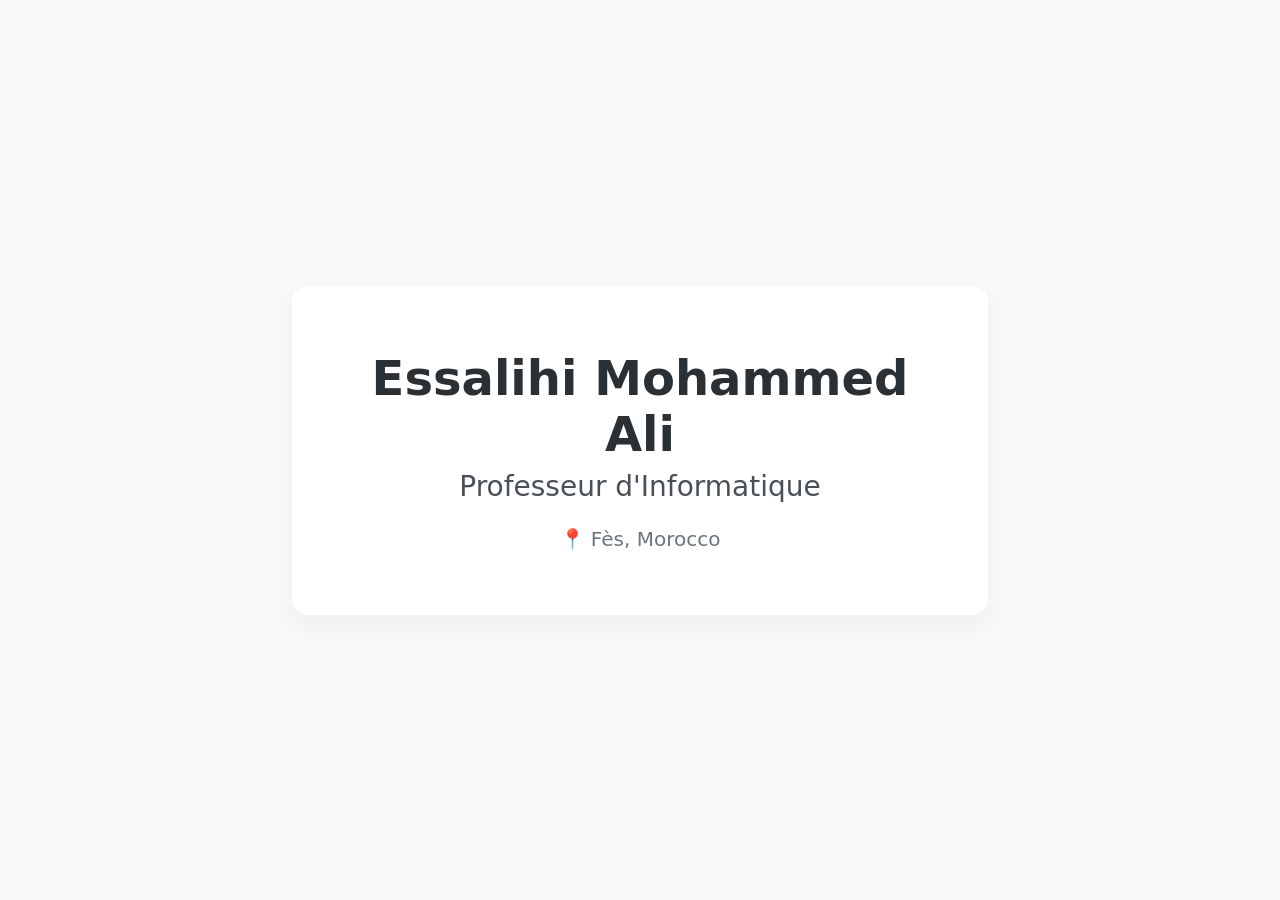
<file: index.html>
<!DOCTYPE html>
<html lang="fr">
<head>
    <meta charset="UTF-8">
    <meta name="viewport" content="width=device-width, initial-scale=1.0">
    <title>Essalihi Mohammed Ali - Professeur d'Informatique</title>
    <style>
        body {
            font-family: system-ui, -apple-system, BlinkMacSystemFont, "Segoe UI", Roboto, sans-serif;
            background-color: #f8f9fa;
            color: #212529;
            display: flex;
            justify-content: center;
            align-items: center;
            height: 100vh;
            margin: 0;
            text-align: center;
        }
        .card {
            background: white;
            padding: 4rem 3rem;
            border-radius: 16px;
            box-shadow: 0 10px 30px rgba(0, 0, 0, 0.05);
            max-width: 600px;
            width: 90%;
        }
        h1 {
            font-size: 3rem;
            margin: 0 0 0.5rem 0;
            color: #2b3035;
        }
        h2 {
            font-size: 1.75rem;
            font-weight: 400;
            color: #495057;
            margin: 0 0 1.5rem 0;
        }
        .location {
            font-size: 1.25rem;
            color: #6c757d;
            display: inline-flex;
            align-items: center;
            gap: 0.5rem;
        }
    </style>
</head>
<body>
    <div class="card">
        <h1>Essalihi Mohammed Ali</h1>
        <h2>Professeur d'Informatique</h2>
        <div class="location">📍 Fès, Morocco</div>
    </div>
</body>
</html>
</file>
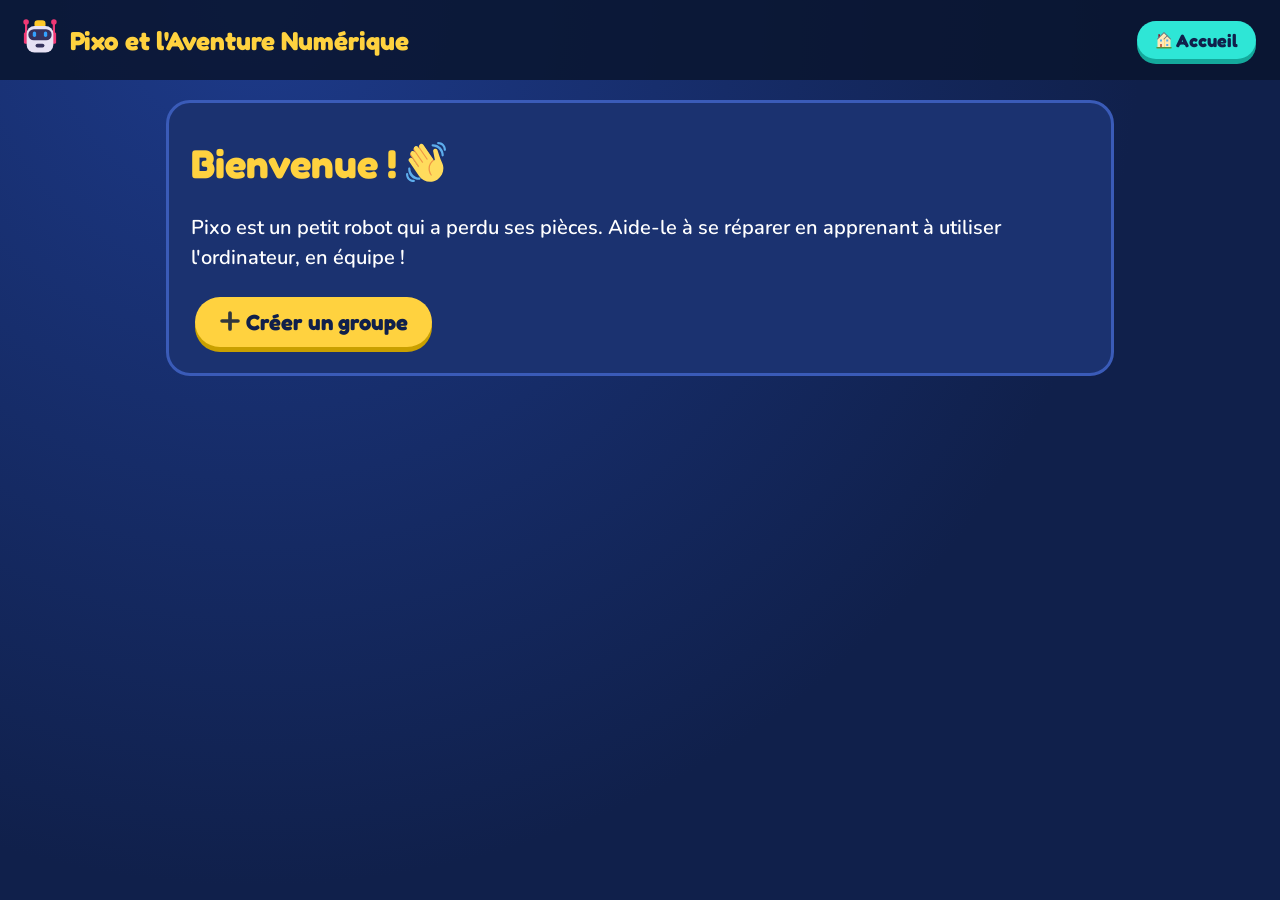
<file: pixo/index.html>
<!DOCTYPE html>
<html lang="fr">
<head>
<meta charset="UTF-8">
<meta name="viewport" content="width=device-width, initial-scale=1">
<title>Pixo et l'Aventure Numérique</title>
<link rel="stylesheet" href="style.css">
</head>
<body>
<header>
  <span style="font-size:40px" aria-hidden="true">🤖</span>
  <b>Pixo et l'Aventure Numérique</b>
  <button class="btn s" id="bHome">🏠 Accueil</button>
</header>
<main id="app"></main>
<dialog id="adm" aria-labelledby="adm-t"></dialog>
<script src="js/lib/confetti.browser.min.js"></script>
<script src="app.js"></script>
</body>
</html>
</file>
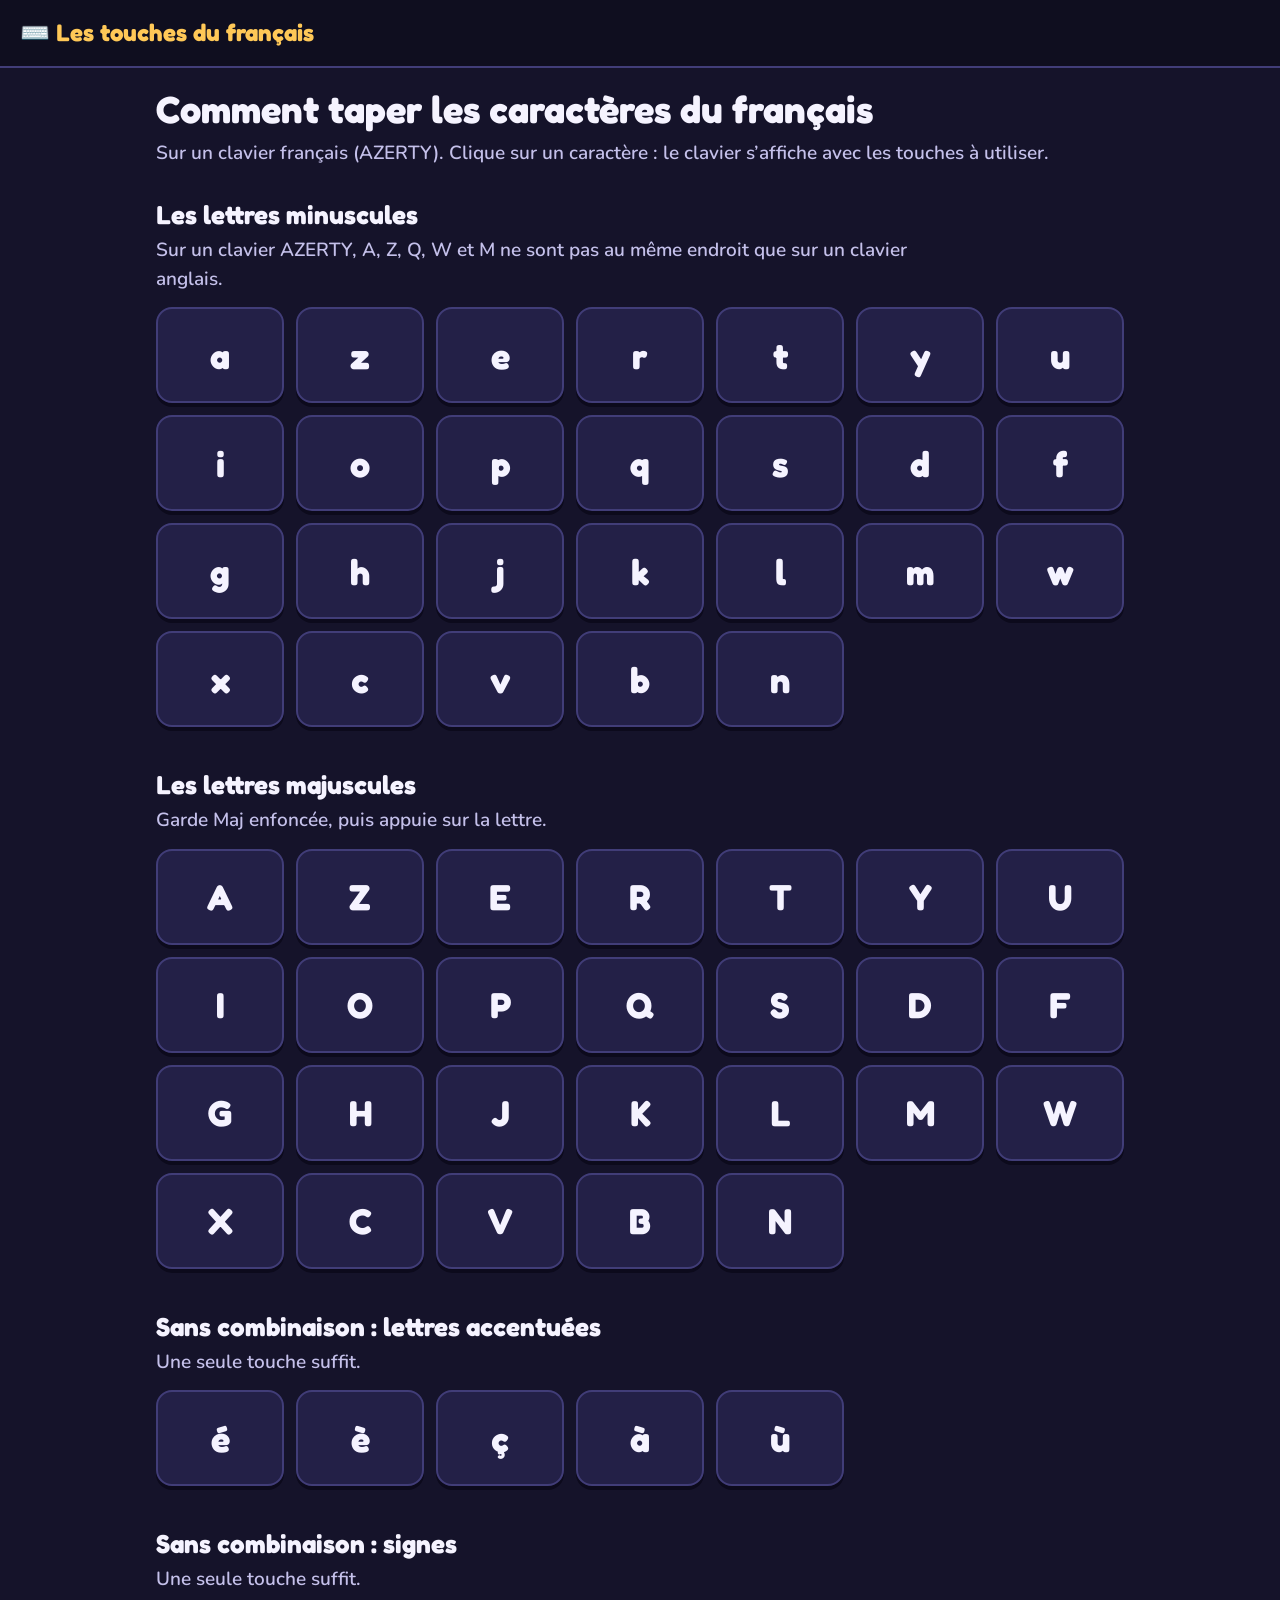
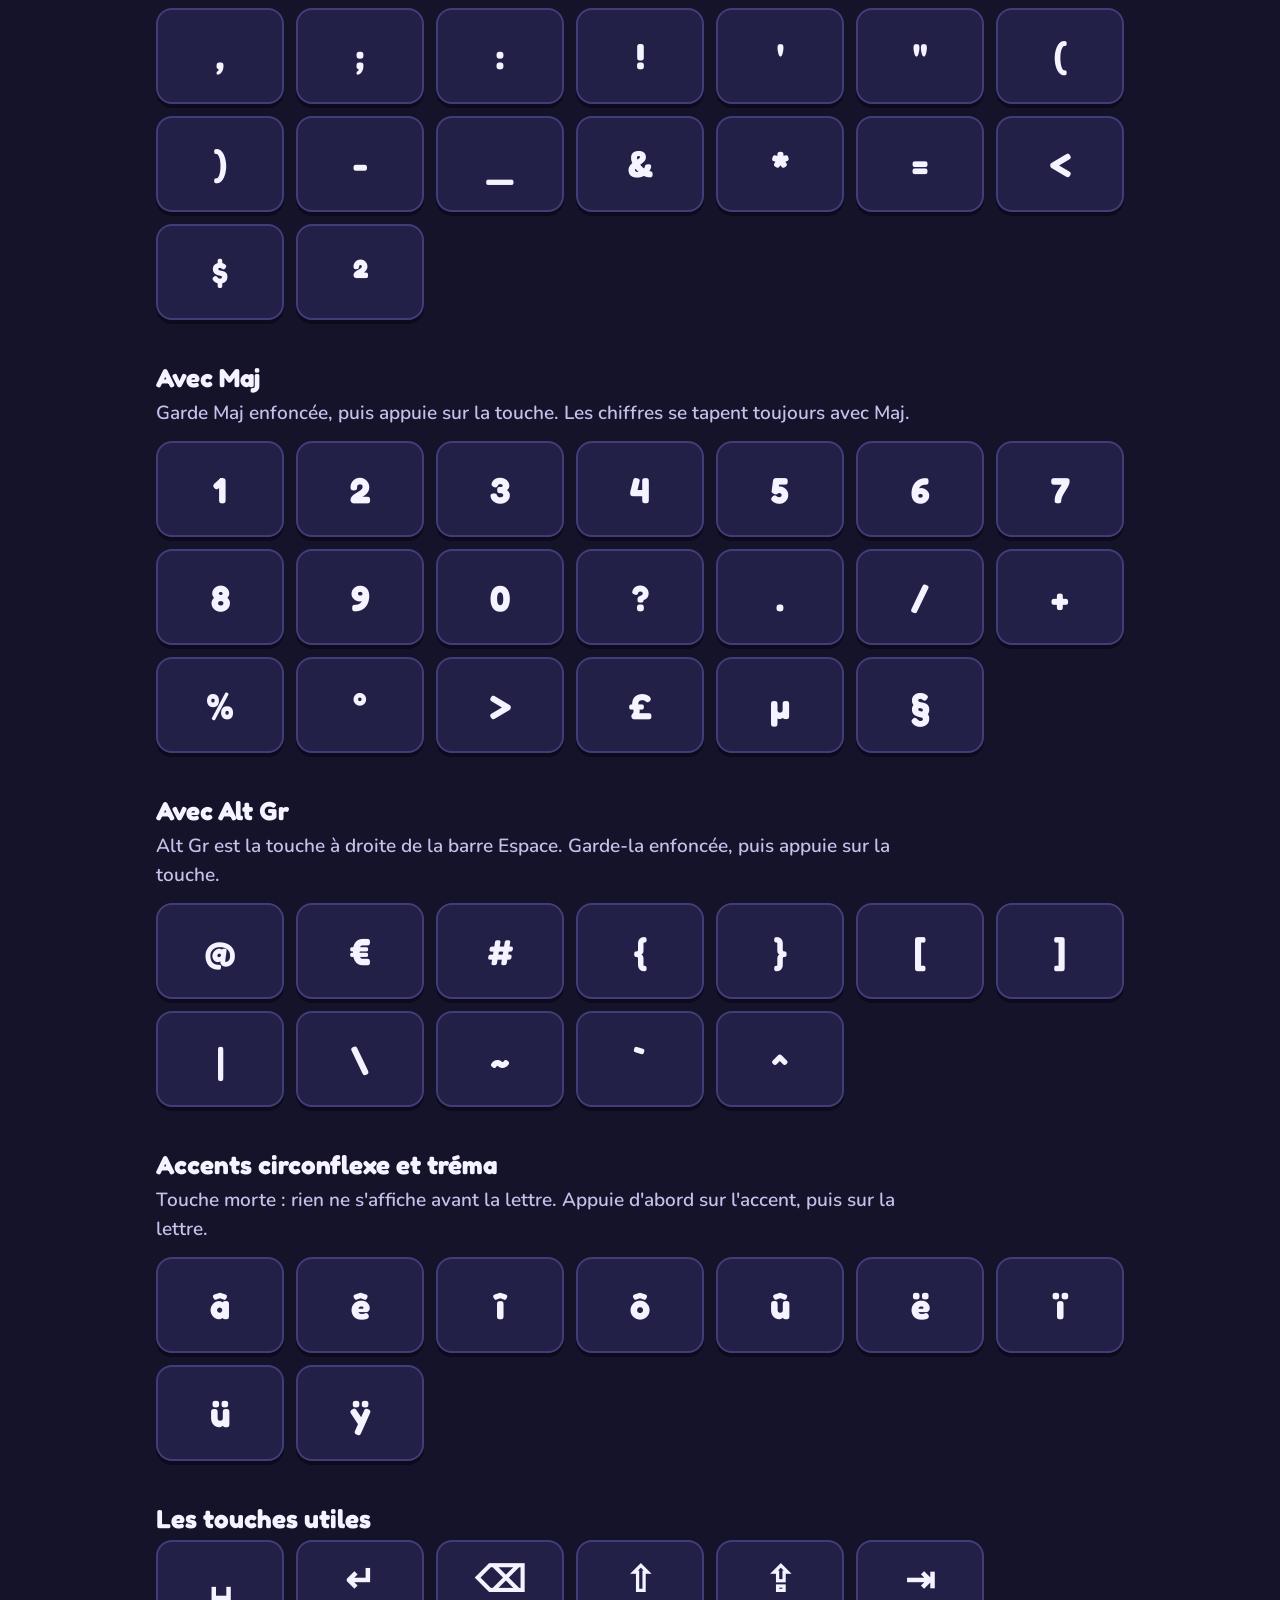
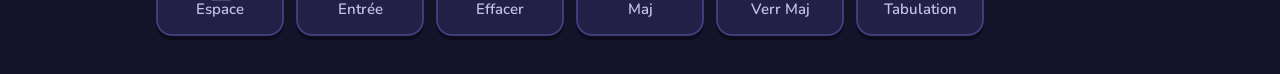
<file: touches-fr/index.html>
<!DOCTYPE html>
<html lang="fr">
<head>
<meta charset="utf-8">
<meta name="viewport" content="width=device-width, initial-scale=1">
<title>Les touches du français</title>
<link rel="stylesheet" href="style.css">
</head>
<body id="top">
<header>
  <b>⌨️ Les touches du français</b>
</header>

<main>
  <h1>Comment taper les caractères du français</h1>
  <p class="lead">Sur un clavier français (AZERTY). Clique sur un caractère : le clavier s’affiche avec les touches à utiliser.</p>
  <div id="sections"></div>
</main>

<p id="live" class="sr-only" aria-live="polite"></p>

<dialog id="dlg" aria-labelledby="dlg-title">
  <div class="dh">
    <h2 id="dlg-title"><span id="dlg-char"></span><span id="dlg-name"></span></h2>
    <button class="btn ghost" id="dlg-copy" type="button">Copier</button>
    <button class="btn" id="dlg-close" type="button" autofocus>Fermer</button>
  </div>
  <svg id="kbd" class="kbd" xmlns="http://www.w3.org/2000/svg" viewBox="0 0 1000 476" role="img" aria-label="Clavier AZERTY">
<rect width="100%" height="100%" rx="22" fill="#0f0e1f"/>
<g id="key-esc" transform="translate(5.0,5.0)"><defs>
  <linearGradient id="face-key-esc" x1="0" y1="0" x2="0" y2="1">
    <stop offset="0" stop-color="#626268"/><stop offset="0.55" stop-color="#47474c"/><stop offset="1" stop-color="#3a3a3f"/>
  </linearGradient>
  <linearGradient id="side-key-esc" x1="0" y1="0" x2="0" y2="1">
    <stop offset="0" stop-color="#2a2a2d"/><stop offset="1" stop-color="#0d0d0f"/>
  </linearGradient>
  <filter id="shadow-key-esc" x="-30%" y="-30%" width="160%" height="170%" color-interpolation-filters="sRGB">
    <feGaussianBlur in="SourceAlpha" stdDeviation="4"/>
    <feOffset dx="0" dy="6" result="blur"/>
    <feFlood flood-color="#000" flood-opacity="0.55"/>
    <feComposite in2="blur" operator="in"/>
    <feMerge><feMergeNode/><feMergeNode in="SourceGraphic"/></feMerge>
  </filter>
</defs><rect x="18" y="18" width="58" height="58" rx="9" fill="url(#side-key-esc)" filter="url(#shadow-key-esc)"/><rect x="22" y="20" width="50" height="47" rx="7" fill="url(#face-key-esc)"/><rect x="22.5" y="20.5" width="49" height="46" rx="6.5" fill="none" stroke="#fff" stroke-opacity=".16" stroke-width="1"/><text x="47.0" y="48.8" font-family="Helvetica, Arial, 'DejaVu Sans', sans-serif" font-size="15" font-weight="bold" fill="#f1f1f1" text-anchor="middle">Echap</text></g>
<g id="key-f1" transform="translate(133.0,5.0)"><defs>
  <linearGradient id="face-key-f1" x1="0" y1="0" x2="0" y2="1">
    <stop offset="0" stop-color="#626268"/><stop offset="0.55" stop-color="#47474c"/><stop offset="1" stop-color="#3a3a3f"/>
  </linearGradient>
  <linearGradient id="side-key-f1" x1="0" y1="0" x2="0" y2="1">
    <stop offset="0" stop-color="#2a2a2d"/><stop offset="1" stop-color="#0d0d0f"/>
  </linearGradient>
  <filter id="shadow-key-f1" x="-30%" y="-30%" width="160%" height="170%" color-interpolation-filters="sRGB">
    <feGaussianBlur in="SourceAlpha" stdDeviation="4"/>
    <feOffset dx="0" dy="6" result="blur"/>
    <feFlood flood-color="#000" flood-opacity="0.55"/>
    <feComposite in2="blur" operator="in"/>
    <feMerge><feMergeNode/><feMergeNode in="SourceGraphic"/></feMerge>
  </filter>
</defs><rect x="18" y="18" width="58" height="58" rx="9" fill="url(#side-key-f1)" filter="url(#shadow-key-f1)"/><rect x="22" y="20" width="50" height="47" rx="7" fill="url(#face-key-f1)"/><rect x="22.5" y="20.5" width="49" height="46" rx="6.5" fill="none" stroke="#fff" stroke-opacity=".16" stroke-width="1"/><text x="47.0" y="49.8" font-family="Helvetica, Arial, 'DejaVu Sans', sans-serif" font-size="18" font-weight="bold" fill="#f1f1f1" text-anchor="middle">F1</text></g>
<g id="key-f2" transform="translate(197.0,5.0)"><defs>
  <linearGradient id="face-key-f2" x1="0" y1="0" x2="0" y2="1">
    <stop offset="0" stop-color="#626268"/><stop offset="0.55" stop-color="#47474c"/><stop offset="1" stop-color="#3a3a3f"/>
  </linearGradient>
  <linearGradient id="side-key-f2" x1="0" y1="0" x2="0" y2="1">
    <stop offset="0" stop-color="#2a2a2d"/><stop offset="1" stop-color="#0d0d0f"/>
  </linearGradient>
  <filter id="shadow-key-f2" x="-30%" y="-30%" width="160%" height="170%" color-interpolation-filters="sRGB">
    <feGaussianBlur in="SourceAlpha" stdDeviation="4"/>
    <feOffset dx="0" dy="6" result="blur"/>
    <feFlood flood-color="#000" flood-opacity="0.55"/>
    <feComposite in2="blur" operator="in"/>
    <feMerge><feMergeNode/><feMergeNode in="SourceGraphic"/></feMerge>
  </filter>
</defs><rect x="18" y="18" width="58" height="58" rx="9" fill="url(#side-key-f2)" filter="url(#shadow-key-f2)"/><rect x="22" y="20" width="50" height="47" rx="7" fill="url(#face-key-f2)"/><rect x="22.5" y="20.5" width="49" height="46" rx="6.5" fill="none" stroke="#fff" stroke-opacity=".16" stroke-width="1"/><text x="47.0" y="49.8" font-family="Helvetica, Arial, 'DejaVu Sans', sans-serif" font-size="18" font-weight="bold" fill="#f1f1f1" text-anchor="middle">F2</text></g>
<g id="key-f3" transform="translate(261.0,5.0)"><defs>
  <linearGradient id="face-key-f3" x1="0" y1="0" x2="0" y2="1">
    <stop offset="0" stop-color="#626268"/><stop offset="0.55" stop-color="#47474c"/><stop offset="1" stop-color="#3a3a3f"/>
  </linearGradient>
  <linearGradient id="side-key-f3" x1="0" y1="0" x2="0" y2="1">
    <stop offset="0" stop-color="#2a2a2d"/><stop offset="1" stop-color="#0d0d0f"/>
  </linearGradient>
  <filter id="shadow-key-f3" x="-30%" y="-30%" width="160%" height="170%" color-interpolation-filters="sRGB">
    <feGaussianBlur in="SourceAlpha" stdDeviation="4"/>
    <feOffset dx="0" dy="6" result="blur"/>
    <feFlood flood-color="#000" flood-opacity="0.55"/>
    <feComposite in2="blur" operator="in"/>
    <feMerge><feMergeNode/><feMergeNode in="SourceGraphic"/></feMerge>
  </filter>
</defs><rect x="18" y="18" width="58" height="58" rx="9" fill="url(#side-key-f3)" filter="url(#shadow-key-f3)"/><rect x="22" y="20" width="50" height="47" rx="7" fill="url(#face-key-f3)"/><rect x="22.5" y="20.5" width="49" height="46" rx="6.5" fill="none" stroke="#fff" stroke-opacity=".16" stroke-width="1"/><text x="47.0" y="49.8" font-family="Helvetica, Arial, 'DejaVu Sans', sans-serif" font-size="18" font-weight="bold" fill="#f1f1f1" text-anchor="middle">F3</text></g>
<g id="key-f4" transform="translate(325.0,5.0)"><defs>
  <linearGradient id="face-key-f4" x1="0" y1="0" x2="0" y2="1">
    <stop offset="0" stop-color="#626268"/><stop offset="0.55" stop-color="#47474c"/><stop offset="1" stop-color="#3a3a3f"/>
  </linearGradient>
  <linearGradient id="side-key-f4" x1="0" y1="0" x2="0" y2="1">
    <stop offset="0" stop-color="#2a2a2d"/><stop offset="1" stop-color="#0d0d0f"/>
  </linearGradient>
  <filter id="shadow-key-f4" x="-30%" y="-30%" width="160%" height="170%" color-interpolation-filters="sRGB">
    <feGaussianBlur in="SourceAlpha" stdDeviation="4"/>
    <feOffset dx="0" dy="6" result="blur"/>
    <feFlood flood-color="#000" flood-opacity="0.55"/>
    <feComposite in2="blur" operator="in"/>
    <feMerge><feMergeNode/><feMergeNode in="SourceGraphic"/></feMerge>
  </filter>
</defs><rect x="18" y="18" width="58" height="58" rx="9" fill="url(#side-key-f4)" filter="url(#shadow-key-f4)"/><rect x="22" y="20" width="50" height="47" rx="7" fill="url(#face-key-f4)"/><rect x="22.5" y="20.5" width="49" height="46" rx="6.5" fill="none" stroke="#fff" stroke-opacity=".16" stroke-width="1"/><text x="47.0" y="49.8" font-family="Helvetica, Arial, 'DejaVu Sans', sans-serif" font-size="18" font-weight="bold" fill="#f1f1f1" text-anchor="middle">F4</text></g>
<g id="key-f5" transform="translate(421.0,5.0)"><defs>
  <linearGradient id="face-key-f5" x1="0" y1="0" x2="0" y2="1">
    <stop offset="0" stop-color="#626268"/><stop offset="0.55" stop-color="#47474c"/><stop offset="1" stop-color="#3a3a3f"/>
  </linearGradient>
  <linearGradient id="side-key-f5" x1="0" y1="0" x2="0" y2="1">
    <stop offset="0" stop-color="#2a2a2d"/><stop offset="1" stop-color="#0d0d0f"/>
  </linearGradient>
  <filter id="shadow-key-f5" x="-30%" y="-30%" width="160%" height="170%" color-interpolation-filters="sRGB">
    <feGaussianBlur in="SourceAlpha" stdDeviation="4"/>
    <feOffset dx="0" dy="6" result="blur"/>
    <feFlood flood-color="#000" flood-opacity="0.55"/>
    <feComposite in2="blur" operator="in"/>
    <feMerge><feMergeNode/><feMergeNode in="SourceGraphic"/></feMerge>
  </filter>
</defs><rect x="18" y="18" width="58" height="58" rx="9" fill="url(#side-key-f5)" filter="url(#shadow-key-f5)"/><rect x="22" y="20" width="50" height="47" rx="7" fill="url(#face-key-f5)"/><rect x="22.5" y="20.5" width="49" height="46" rx="6.5" fill="none" stroke="#fff" stroke-opacity=".16" stroke-width="1"/><text x="47.0" y="49.8" font-family="Helvetica, Arial, 'DejaVu Sans', sans-serif" font-size="18" font-weight="bold" fill="#f1f1f1" text-anchor="middle">F5</text></g>
<g id="key-f6" transform="translate(485.0,5.0)"><defs>
  <linearGradient id="face-key-f6" x1="0" y1="0" x2="0" y2="1">
    <stop offset="0" stop-color="#626268"/><stop offset="0.55" stop-color="#47474c"/><stop offset="1" stop-color="#3a3a3f"/>
  </linearGradient>
  <linearGradient id="side-key-f6" x1="0" y1="0" x2="0" y2="1">
    <stop offset="0" stop-color="#2a2a2d"/><stop offset="1" stop-color="#0d0d0f"/>
  </linearGradient>
  <filter id="shadow-key-f6" x="-30%" y="-30%" width="160%" height="170%" color-interpolation-filters="sRGB">
    <feGaussianBlur in="SourceAlpha" stdDeviation="4"/>
    <feOffset dx="0" dy="6" result="blur"/>
    <feFlood flood-color="#000" flood-opacity="0.55"/>
    <feComposite in2="blur" operator="in"/>
    <feMerge><feMergeNode/><feMergeNode in="SourceGraphic"/></feMerge>
  </filter>
</defs><rect x="18" y="18" width="58" height="58" rx="9" fill="url(#side-key-f6)" filter="url(#shadow-key-f6)"/><rect x="22" y="20" width="50" height="47" rx="7" fill="url(#face-key-f6)"/><rect x="22.5" y="20.5" width="49" height="46" rx="6.5" fill="none" stroke="#fff" stroke-opacity=".16" stroke-width="1"/><text x="47.0" y="49.8" font-family="Helvetica, Arial, 'DejaVu Sans', sans-serif" font-size="18" font-weight="bold" fill="#f1f1f1" text-anchor="middle">F6</text></g>
<g id="key-f7" transform="translate(549.0,5.0)"><defs>
  <linearGradient id="face-key-f7" x1="0" y1="0" x2="0" y2="1">
    <stop offset="0" stop-color="#626268"/><stop offset="0.55" stop-color="#47474c"/><stop offset="1" stop-color="#3a3a3f"/>
  </linearGradient>
  <linearGradient id="side-key-f7" x1="0" y1="0" x2="0" y2="1">
    <stop offset="0" stop-color="#2a2a2d"/><stop offset="1" stop-color="#0d0d0f"/>
  </linearGradient>
  <filter id="shadow-key-f7" x="-30%" y="-30%" width="160%" height="170%" color-interpolation-filters="sRGB">
    <feGaussianBlur in="SourceAlpha" stdDeviation="4"/>
    <feOffset dx="0" dy="6" result="blur"/>
    <feFlood flood-color="#000" flood-opacity="0.55"/>
    <feComposite in2="blur" operator="in"/>
    <feMerge><feMergeNode/><feMergeNode in="SourceGraphic"/></feMerge>
  </filter>
</defs><rect x="18" y="18" width="58" height="58" rx="9" fill="url(#side-key-f7)" filter="url(#shadow-key-f7)"/><rect x="22" y="20" width="50" height="47" rx="7" fill="url(#face-key-f7)"/><rect x="22.5" y="20.5" width="49" height="46" rx="6.5" fill="none" stroke="#fff" stroke-opacity=".16" stroke-width="1"/><text x="47.0" y="49.8" font-family="Helvetica, Arial, 'DejaVu Sans', sans-serif" font-size="18" font-weight="bold" fill="#f1f1f1" text-anchor="middle">F7</text></g>
<g id="key-f8" transform="translate(613.0,5.0)"><defs>
  <linearGradient id="face-key-f8" x1="0" y1="0" x2="0" y2="1">
    <stop offset="0" stop-color="#626268"/><stop offset="0.55" stop-color="#47474c"/><stop offset="1" stop-color="#3a3a3f"/>
  </linearGradient>
  <linearGradient id="side-key-f8" x1="0" y1="0" x2="0" y2="1">
    <stop offset="0" stop-color="#2a2a2d"/><stop offset="1" stop-color="#0d0d0f"/>
  </linearGradient>
  <filter id="shadow-key-f8" x="-30%" y="-30%" width="160%" height="170%" color-interpolation-filters="sRGB">
    <feGaussianBlur in="SourceAlpha" stdDeviation="4"/>
    <feOffset dx="0" dy="6" result="blur"/>
    <feFlood flood-color="#000" flood-opacity="0.55"/>
    <feComposite in2="blur" operator="in"/>
    <feMerge><feMergeNode/><feMergeNode in="SourceGraphic"/></feMerge>
  </filter>
</defs><rect x="18" y="18" width="58" height="58" rx="9" fill="url(#side-key-f8)" filter="url(#shadow-key-f8)"/><rect x="22" y="20" width="50" height="47" rx="7" fill="url(#face-key-f8)"/><rect x="22.5" y="20.5" width="49" height="46" rx="6.5" fill="none" stroke="#fff" stroke-opacity=".16" stroke-width="1"/><text x="47.0" y="49.8" font-family="Helvetica, Arial, 'DejaVu Sans', sans-serif" font-size="18" font-weight="bold" fill="#f1f1f1" text-anchor="middle">F8</text></g>
<g id="key-f9" transform="translate(709.0,5.0)"><defs>
  <linearGradient id="face-key-f9" x1="0" y1="0" x2="0" y2="1">
    <stop offset="0" stop-color="#626268"/><stop offset="0.55" stop-color="#47474c"/><stop offset="1" stop-color="#3a3a3f"/>
  </linearGradient>
  <linearGradient id="side-key-f9" x1="0" y1="0" x2="0" y2="1">
    <stop offset="0" stop-color="#2a2a2d"/><stop offset="1" stop-color="#0d0d0f"/>
  </linearGradient>
  <filter id="shadow-key-f9" x="-30%" y="-30%" width="160%" height="170%" color-interpolation-filters="sRGB">
    <feGaussianBlur in="SourceAlpha" stdDeviation="4"/>
    <feOffset dx="0" dy="6" result="blur"/>
    <feFlood flood-color="#000" flood-opacity="0.55"/>
    <feComposite in2="blur" operator="in"/>
    <feMerge><feMergeNode/><feMergeNode in="SourceGraphic"/></feMerge>
  </filter>
</defs><rect x="18" y="18" width="58" height="58" rx="9" fill="url(#side-key-f9)" filter="url(#shadow-key-f9)"/><rect x="22" y="20" width="50" height="47" rx="7" fill="url(#face-key-f9)"/><rect x="22.5" y="20.5" width="49" height="46" rx="6.5" fill="none" stroke="#fff" stroke-opacity=".16" stroke-width="1"/><text x="47.0" y="49.8" font-family="Helvetica, Arial, 'DejaVu Sans', sans-serif" font-size="18" font-weight="bold" fill="#f1f1f1" text-anchor="middle">F9</text></g>
<g id="key-f10" transform="translate(773.0,5.0)"><defs>
  <linearGradient id="face-key-f10" x1="0" y1="0" x2="0" y2="1">
    <stop offset="0" stop-color="#626268"/><stop offset="0.55" stop-color="#47474c"/><stop offset="1" stop-color="#3a3a3f"/>
  </linearGradient>
  <linearGradient id="side-key-f10" x1="0" y1="0" x2="0" y2="1">
    <stop offset="0" stop-color="#2a2a2d"/><stop offset="1" stop-color="#0d0d0f"/>
  </linearGradient>
  <filter id="shadow-key-f10" x="-30%" y="-30%" width="160%" height="170%" color-interpolation-filters="sRGB">
    <feGaussianBlur in="SourceAlpha" stdDeviation="4"/>
    <feOffset dx="0" dy="6" result="blur"/>
    <feFlood flood-color="#000" flood-opacity="0.55"/>
    <feComposite in2="blur" operator="in"/>
    <feMerge><feMergeNode/><feMergeNode in="SourceGraphic"/></feMerge>
  </filter>
</defs><rect x="18" y="18" width="58" height="58" rx="9" fill="url(#side-key-f10)" filter="url(#shadow-key-f10)"/><rect x="22" y="20" width="50" height="47" rx="7" fill="url(#face-key-f10)"/><rect x="22.5" y="20.5" width="49" height="46" rx="6.5" fill="none" stroke="#fff" stroke-opacity=".16" stroke-width="1"/><text x="47.0" y="49.8" font-family="Helvetica, Arial, 'DejaVu Sans', sans-serif" font-size="18" font-weight="bold" fill="#f1f1f1" text-anchor="middle">F10</text></g>
<g id="key-f11" transform="translate(837.0,5.0)"><defs>
  <linearGradient id="face-key-f11" x1="0" y1="0" x2="0" y2="1">
    <stop offset="0" stop-color="#626268"/><stop offset="0.55" stop-color="#47474c"/><stop offset="1" stop-color="#3a3a3f"/>
  </linearGradient>
  <linearGradient id="side-key-f11" x1="0" y1="0" x2="0" y2="1">
    <stop offset="0" stop-color="#2a2a2d"/><stop offset="1" stop-color="#0d0d0f"/>
  </linearGradient>
  <filter id="shadow-key-f11" x="-30%" y="-30%" width="160%" height="170%" color-interpolation-filters="sRGB">
    <feGaussianBlur in="SourceAlpha" stdDeviation="4"/>
    <feOffset dx="0" dy="6" result="blur"/>
    <feFlood flood-color="#000" flood-opacity="0.55"/>
    <feComposite in2="blur" operator="in"/>
    <feMerge><feMergeNode/><feMergeNode in="SourceGraphic"/></feMerge>
  </filter>
</defs><rect x="18" y="18" width="58" height="58" rx="9" fill="url(#side-key-f11)" filter="url(#shadow-key-f11)"/><rect x="22" y="20" width="50" height="47" rx="7" fill="url(#face-key-f11)"/><rect x="22.5" y="20.5" width="49" height="46" rx="6.5" fill="none" stroke="#fff" stroke-opacity=".16" stroke-width="1"/><text x="47.0" y="49.8" font-family="Helvetica, Arial, 'DejaVu Sans', sans-serif" font-size="18" font-weight="bold" fill="#f1f1f1" text-anchor="middle">F11</text></g>
<g id="key-f12" transform="translate(901.0,5.0)"><defs>
  <linearGradient id="face-key-f12" x1="0" y1="0" x2="0" y2="1">
    <stop offset="0" stop-color="#626268"/><stop offset="0.55" stop-color="#47474c"/><stop offset="1" stop-color="#3a3a3f"/>
  </linearGradient>
  <linearGradient id="side-key-f12" x1="0" y1="0" x2="0" y2="1">
    <stop offset="0" stop-color="#2a2a2d"/><stop offset="1" stop-color="#0d0d0f"/>
  </linearGradient>
  <filter id="shadow-key-f12" x="-30%" y="-30%" width="160%" height="170%" color-interpolation-filters="sRGB">
    <feGaussianBlur in="SourceAlpha" stdDeviation="4"/>
    <feOffset dx="0" dy="6" result="blur"/>
    <feFlood flood-color="#000" flood-opacity="0.55"/>
    <feComposite in2="blur" operator="in"/>
    <feMerge><feMergeNode/><feMergeNode in="SourceGraphic"/></feMerge>
  </filter>
</defs><rect x="18" y="18" width="58" height="58" rx="9" fill="url(#side-key-f12)" filter="url(#shadow-key-f12)"/><rect x="22" y="20" width="50" height="47" rx="7" fill="url(#face-key-f12)"/><rect x="22.5" y="20.5" width="49" height="46" rx="6.5" fill="none" stroke="#fff" stroke-opacity=".16" stroke-width="1"/><text x="47.0" y="49.8" font-family="Helvetica, Arial, 'DejaVu Sans', sans-serif" font-size="18" font-weight="bold" fill="#f1f1f1" text-anchor="middle">F12</text></g>
<g id="key-sup2" transform="translate(5.0,101.0)"><defs>
  <linearGradient id="face-key-sup2" x1="0" y1="0" x2="0" y2="1">
    <stop offset="0" stop-color="#626268"/><stop offset="0.55" stop-color="#47474c"/><stop offset="1" stop-color="#3a3a3f"/>
  </linearGradient>
  <linearGradient id="side-key-sup2" x1="0" y1="0" x2="0" y2="1">
    <stop offset="0" stop-color="#2a2a2d"/><stop offset="1" stop-color="#0d0d0f"/>
  </linearGradient>
  <filter id="shadow-key-sup2" x="-30%" y="-30%" width="160%" height="170%" color-interpolation-filters="sRGB">
    <feGaussianBlur in="SourceAlpha" stdDeviation="4"/>
    <feOffset dx="0" dy="6" result="blur"/>
    <feFlood flood-color="#000" flood-opacity="0.55"/>
    <feComposite in2="blur" operator="in"/>
    <feMerge><feMergeNode/><feMergeNode in="SourceGraphic"/></feMerge>
  </filter>
</defs><rect x="18" y="18" width="58" height="58" rx="9" fill="url(#side-key-sup2)" filter="url(#shadow-key-sup2)"/><rect x="22" y="20" width="50" height="47" rx="7" fill="url(#face-key-sup2)"/><rect x="22.5" y="20.5" width="49" height="46" rx="6.5" fill="none" stroke="#fff" stroke-opacity=".16" stroke-width="1"/><text x="47.0" y="55.4" font-family="Helvetica, Arial, 'DejaVu Sans', sans-serif" font-size="34" font-weight="bold" fill="#f1f1f1" text-anchor="middle">²</text></g>
<g id="key-1" transform="translate(69.0,101.0)"><defs>
  <linearGradient id="face-key-1" x1="0" y1="0" x2="0" y2="1">
    <stop offset="0" stop-color="#626268"/><stop offset="0.55" stop-color="#47474c"/><stop offset="1" stop-color="#3a3a3f"/>
  </linearGradient>
  <linearGradient id="side-key-1" x1="0" y1="0" x2="0" y2="1">
    <stop offset="0" stop-color="#2a2a2d"/><stop offset="1" stop-color="#0d0d0f"/>
  </linearGradient>
  <filter id="shadow-key-1" x="-30%" y="-30%" width="160%" height="170%" color-interpolation-filters="sRGB">
    <feGaussianBlur in="SourceAlpha" stdDeviation="4"/>
    <feOffset dx="0" dy="6" result="blur"/>
    <feFlood flood-color="#000" flood-opacity="0.55"/>
    <feComposite in2="blur" operator="in"/>
    <feMerge><feMergeNode/><feMergeNode in="SourceGraphic"/></feMerge>
  </filter>
</defs><rect x="18" y="18" width="58" height="58" rx="9" fill="url(#side-key-1)" filter="url(#shadow-key-1)"/><rect x="22" y="20" width="50" height="47" rx="7" fill="url(#face-key-1)"/><rect x="22.5" y="20.5" width="49" height="46" rx="6.5" fill="none" stroke="#fff" stroke-opacity=".16" stroke-width="1"/><text x="47.0" y="42.6" font-family="Helvetica, Arial, 'DejaVu Sans', sans-serif" font-size="19" font-weight="bold" fill="#f1f1f1" text-anchor="middle">1</text><text x="47.0" y="61.4" font-family="Helvetica, Arial, 'DejaVu Sans', sans-serif" font-size="19" font-weight="bold" fill="#f1f1f1" text-anchor="middle">&amp;</text></g>
<g id="key-2" transform="translate(133.0,101.0)"><defs>
  <linearGradient id="face-key-2" x1="0" y1="0" x2="0" y2="1">
    <stop offset="0" stop-color="#626268"/><stop offset="0.55" stop-color="#47474c"/><stop offset="1" stop-color="#3a3a3f"/>
  </linearGradient>
  <linearGradient id="side-key-2" x1="0" y1="0" x2="0" y2="1">
    <stop offset="0" stop-color="#2a2a2d"/><stop offset="1" stop-color="#0d0d0f"/>
  </linearGradient>
  <filter id="shadow-key-2" x="-30%" y="-30%" width="160%" height="170%" color-interpolation-filters="sRGB">
    <feGaussianBlur in="SourceAlpha" stdDeviation="4"/>
    <feOffset dx="0" dy="6" result="blur"/>
    <feFlood flood-color="#000" flood-opacity="0.55"/>
    <feComposite in2="blur" operator="in"/>
    <feMerge><feMergeNode/><feMergeNode in="SourceGraphic"/></feMerge>
  </filter>
</defs><rect x="18" y="18" width="58" height="58" rx="9" fill="url(#side-key-2)" filter="url(#shadow-key-2)"/><rect x="22" y="20" width="50" height="47" rx="7" fill="url(#face-key-2)"/><rect x="22.5" y="20.5" width="49" height="46" rx="6.5" fill="none" stroke="#fff" stroke-opacity=".16" stroke-width="1"/><text x="38.0" y="42.6" font-family="Helvetica, Arial, 'DejaVu Sans', sans-serif" font-size="19" font-weight="bold" fill="#f1f1f1" text-anchor="middle">2</text><text x="38.0" y="61.4" font-family="Helvetica, Arial, 'DejaVu Sans', sans-serif" font-size="19" font-weight="bold" fill="#f1f1f1" text-anchor="middle">é</text><text x="59.0" y="59.7" font-family="Helvetica, Arial, 'DejaVu Sans', sans-serif" font-size="14" font-weight="bold" fill="#c9c9cc" text-anchor="middle">~</text></g>
<g id="key-3" transform="translate(197.0,101.0)"><defs>
  <linearGradient id="face-key-3" x1="0" y1="0" x2="0" y2="1">
    <stop offset="0" stop-color="#626268"/><stop offset="0.55" stop-color="#47474c"/><stop offset="1" stop-color="#3a3a3f"/>
  </linearGradient>
  <linearGradient id="side-key-3" x1="0" y1="0" x2="0" y2="1">
    <stop offset="0" stop-color="#2a2a2d"/><stop offset="1" stop-color="#0d0d0f"/>
  </linearGradient>
  <filter id="shadow-key-3" x="-30%" y="-30%" width="160%" height="170%" color-interpolation-filters="sRGB">
    <feGaussianBlur in="SourceAlpha" stdDeviation="4"/>
    <feOffset dx="0" dy="6" result="blur"/>
    <feFlood flood-color="#000" flood-opacity="0.55"/>
    <feComposite in2="blur" operator="in"/>
    <feMerge><feMergeNode/><feMergeNode in="SourceGraphic"/></feMerge>
  </filter>
</defs><rect x="18" y="18" width="58" height="58" rx="9" fill="url(#side-key-3)" filter="url(#shadow-key-3)"/><rect x="22" y="20" width="50" height="47" rx="7" fill="url(#face-key-3)"/><rect x="22.5" y="20.5" width="49" height="46" rx="6.5" fill="none" stroke="#fff" stroke-opacity=".16" stroke-width="1"/><text x="38.0" y="42.6" font-family="Helvetica, Arial, 'DejaVu Sans', sans-serif" font-size="19" font-weight="bold" fill="#f1f1f1" text-anchor="middle">3</text><text x="38.0" y="61.4" font-family="Helvetica, Arial, 'DejaVu Sans', sans-serif" font-size="19" font-weight="bold" fill="#f1f1f1" text-anchor="middle">"</text><text x="59.0" y="59.7" font-family="Helvetica, Arial, 'DejaVu Sans', sans-serif" font-size="14" font-weight="bold" fill="#c9c9cc" text-anchor="middle">#</text></g>
<g id="key-4" transform="translate(261.0,101.0)"><defs>
  <linearGradient id="face-key-4" x1="0" y1="0" x2="0" y2="1">
    <stop offset="0" stop-color="#626268"/><stop offset="0.55" stop-color="#47474c"/><stop offset="1" stop-color="#3a3a3f"/>
  </linearGradient>
  <linearGradient id="side-key-4" x1="0" y1="0" x2="0" y2="1">
    <stop offset="0" stop-color="#2a2a2d"/><stop offset="1" stop-color="#0d0d0f"/>
  </linearGradient>
  <filter id="shadow-key-4" x="-30%" y="-30%" width="160%" height="170%" color-interpolation-filters="sRGB">
    <feGaussianBlur in="SourceAlpha" stdDeviation="4"/>
    <feOffset dx="0" dy="6" result="blur"/>
    <feFlood flood-color="#000" flood-opacity="0.55"/>
    <feComposite in2="blur" operator="in"/>
    <feMerge><feMergeNode/><feMergeNode in="SourceGraphic"/></feMerge>
  </filter>
</defs><rect x="18" y="18" width="58" height="58" rx="9" fill="url(#side-key-4)" filter="url(#shadow-key-4)"/><rect x="22" y="20" width="50" height="47" rx="7" fill="url(#face-key-4)"/><rect x="22.5" y="20.5" width="49" height="46" rx="6.5" fill="none" stroke="#fff" stroke-opacity=".16" stroke-width="1"/><text x="38.0" y="42.6" font-family="Helvetica, Arial, 'DejaVu Sans', sans-serif" font-size="19" font-weight="bold" fill="#f1f1f1" text-anchor="middle">4</text><text x="38.0" y="61.4" font-family="Helvetica, Arial, 'DejaVu Sans', sans-serif" font-size="19" font-weight="bold" fill="#f1f1f1" text-anchor="middle">'</text><text x="59.0" y="59.7" font-family="Helvetica, Arial, 'DejaVu Sans', sans-serif" font-size="14" font-weight="bold" fill="#c9c9cc" text-anchor="middle">{</text></g>
<g id="key-5" transform="translate(325.0,101.0)"><defs>
  <linearGradient id="face-key-5" x1="0" y1="0" x2="0" y2="1">
    <stop offset="0" stop-color="#626268"/><stop offset="0.55" stop-color="#47474c"/><stop offset="1" stop-color="#3a3a3f"/>
  </linearGradient>
  <linearGradient id="side-key-5" x1="0" y1="0" x2="0" y2="1">
    <stop offset="0" stop-color="#2a2a2d"/><stop offset="1" stop-color="#0d0d0f"/>
  </linearGradient>
  <filter id="shadow-key-5" x="-30%" y="-30%" width="160%" height="170%" color-interpolation-filters="sRGB">
    <feGaussianBlur in="SourceAlpha" stdDeviation="4"/>
    <feOffset dx="0" dy="6" result="blur"/>
    <feFlood flood-color="#000" flood-opacity="0.55"/>
    <feComposite in2="blur" operator="in"/>
    <feMerge><feMergeNode/><feMergeNode in="SourceGraphic"/></feMerge>
  </filter>
</defs><rect x="18" y="18" width="58" height="58" rx="9" fill="url(#side-key-5)" filter="url(#shadow-key-5)"/><rect x="22" y="20" width="50" height="47" rx="7" fill="url(#face-key-5)"/><rect x="22.5" y="20.5" width="49" height="46" rx="6.5" fill="none" stroke="#fff" stroke-opacity=".16" stroke-width="1"/><text x="38.0" y="42.6" font-family="Helvetica, Arial, 'DejaVu Sans', sans-serif" font-size="19" font-weight="bold" fill="#f1f1f1" text-anchor="middle">5</text><text x="38.0" y="61.4" font-family="Helvetica, Arial, 'DejaVu Sans', sans-serif" font-size="19" font-weight="bold" fill="#f1f1f1" text-anchor="middle">(</text><text x="59.0" y="59.7" font-family="Helvetica, Arial, 'DejaVu Sans', sans-serif" font-size="14" font-weight="bold" fill="#c9c9cc" text-anchor="middle">[</text></g>
<g id="key-6" transform="translate(389.0,101.0)"><defs>
  <linearGradient id="face-key-6" x1="0" y1="0" x2="0" y2="1">
    <stop offset="0" stop-color="#626268"/><stop offset="0.55" stop-color="#47474c"/><stop offset="1" stop-color="#3a3a3f"/>
  </linearGradient>
  <linearGradient id="side-key-6" x1="0" y1="0" x2="0" y2="1">
    <stop offset="0" stop-color="#2a2a2d"/><stop offset="1" stop-color="#0d0d0f"/>
  </linearGradient>
  <filter id="shadow-key-6" x="-30%" y="-30%" width="160%" height="170%" color-interpolation-filters="sRGB">
    <feGaussianBlur in="SourceAlpha" stdDeviation="4"/>
    <feOffset dx="0" dy="6" result="blur"/>
    <feFlood flood-color="#000" flood-opacity="0.55"/>
    <feComposite in2="blur" operator="in"/>
    <feMerge><feMergeNode/><feMergeNode in="SourceGraphic"/></feMerge>
  </filter>
</defs><rect x="18" y="18" width="58" height="58" rx="9" fill="url(#side-key-6)" filter="url(#shadow-key-6)"/><rect x="22" y="20" width="50" height="47" rx="7" fill="url(#face-key-6)"/><rect x="22.5" y="20.5" width="49" height="46" rx="6.5" fill="none" stroke="#fff" stroke-opacity=".16" stroke-width="1"/><text x="38.0" y="42.6" font-family="Helvetica, Arial, 'DejaVu Sans', sans-serif" font-size="19" font-weight="bold" fill="#f1f1f1" text-anchor="middle">6</text><text x="38.0" y="61.4" font-family="Helvetica, Arial, 'DejaVu Sans', sans-serif" font-size="19" font-weight="bold" fill="#f1f1f1" text-anchor="middle">-</text><text x="59.0" y="59.7" font-family="Helvetica, Arial, 'DejaVu Sans', sans-serif" font-size="14" font-weight="bold" fill="#c9c9cc" text-anchor="middle">|</text></g>
<g id="key-7" transform="translate(453.0,101.0)"><defs>
  <linearGradient id="face-key-7" x1="0" y1="0" x2="0" y2="1">
    <stop offset="0" stop-color="#626268"/><stop offset="0.55" stop-color="#47474c"/><stop offset="1" stop-color="#3a3a3f"/>
  </linearGradient>
  <linearGradient id="side-key-7" x1="0" y1="0" x2="0" y2="1">
    <stop offset="0" stop-color="#2a2a2d"/><stop offset="1" stop-color="#0d0d0f"/>
  </linearGradient>
  <filter id="shadow-key-7" x="-30%" y="-30%" width="160%" height="170%" color-interpolation-filters="sRGB">
    <feGaussianBlur in="SourceAlpha" stdDeviation="4"/>
    <feOffset dx="0" dy="6" result="blur"/>
    <feFlood flood-color="#000" flood-opacity="0.55"/>
    <feComposite in2="blur" operator="in"/>
    <feMerge><feMergeNode/><feMergeNode in="SourceGraphic"/></feMerge>
  </filter>
</defs><rect x="18" y="18" width="58" height="58" rx="9" fill="url(#side-key-7)" filter="url(#shadow-key-7)"/><rect x="22" y="20" width="50" height="47" rx="7" fill="url(#face-key-7)"/><rect x="22.5" y="20.5" width="49" height="46" rx="6.5" fill="none" stroke="#fff" stroke-opacity=".16" stroke-width="1"/><text x="38.0" y="42.6" font-family="Helvetica, Arial, 'DejaVu Sans', sans-serif" font-size="19" font-weight="bold" fill="#f1f1f1" text-anchor="middle">7</text><text x="38.0" y="61.4" font-family="Helvetica, Arial, 'DejaVu Sans', sans-serif" font-size="19" font-weight="bold" fill="#f1f1f1" text-anchor="middle">è</text><text x="59.0" y="59.7" font-family="Helvetica, Arial, 'DejaVu Sans', sans-serif" font-size="14" font-weight="bold" fill="#c9c9cc" text-anchor="middle">`</text></g>
<g id="key-8" transform="translate(517.0,101.0)"><defs>
  <linearGradient id="face-key-8" x1="0" y1="0" x2="0" y2="1">
    <stop offset="0" stop-color="#626268"/><stop offset="0.55" stop-color="#47474c"/><stop offset="1" stop-color="#3a3a3f"/>
  </linearGradient>
  <linearGradient id="side-key-8" x1="0" y1="0" x2="0" y2="1">
    <stop offset="0" stop-color="#2a2a2d"/><stop offset="1" stop-color="#0d0d0f"/>
  </linearGradient>
  <filter id="shadow-key-8" x="-30%" y="-30%" width="160%" height="170%" color-interpolation-filters="sRGB">
    <feGaussianBlur in="SourceAlpha" stdDeviation="4"/>
    <feOffset dx="0" dy="6" result="blur"/>
    <feFlood flood-color="#000" flood-opacity="0.55"/>
    <feComposite in2="blur" operator="in"/>
    <feMerge><feMergeNode/><feMergeNode in="SourceGraphic"/></feMerge>
  </filter>
</defs><rect x="18" y="18" width="58" height="58" rx="9" fill="url(#side-key-8)" filter="url(#shadow-key-8)"/><rect x="22" y="20" width="50" height="47" rx="7" fill="url(#face-key-8)"/><rect x="22.5" y="20.5" width="49" height="46" rx="6.5" fill="none" stroke="#fff" stroke-opacity=".16" stroke-width="1"/><text x="38.0" y="42.6" font-family="Helvetica, Arial, 'DejaVu Sans', sans-serif" font-size="19" font-weight="bold" fill="#f1f1f1" text-anchor="middle">8</text><text x="38.0" y="61.4" font-family="Helvetica, Arial, 'DejaVu Sans', sans-serif" font-size="19" font-weight="bold" fill="#f1f1f1" text-anchor="middle">_</text><text x="59.0" y="59.7" font-family="Helvetica, Arial, 'DejaVu Sans', sans-serif" font-size="14" font-weight="bold" fill="#c9c9cc" text-anchor="middle">\</text></g>
<g id="key-9" transform="translate(581.0,101.0)"><defs>
  <linearGradient id="face-key-9" x1="0" y1="0" x2="0" y2="1">
    <stop offset="0" stop-color="#626268"/><stop offset="0.55" stop-color="#47474c"/><stop offset="1" stop-color="#3a3a3f"/>
  </linearGradient>
  <linearGradient id="side-key-9" x1="0" y1="0" x2="0" y2="1">
    <stop offset="0" stop-color="#2a2a2d"/><stop offset="1" stop-color="#0d0d0f"/>
  </linearGradient>
  <filter id="shadow-key-9" x="-30%" y="-30%" width="160%" height="170%" color-interpolation-filters="sRGB">
    <feGaussianBlur in="SourceAlpha" stdDeviation="4"/>
    <feOffset dx="0" dy="6" result="blur"/>
    <feFlood flood-color="#000" flood-opacity="0.55"/>
    <feComposite in2="blur" operator="in"/>
    <feMerge><feMergeNode/><feMergeNode in="SourceGraphic"/></feMerge>
  </filter>
</defs><rect x="18" y="18" width="58" height="58" rx="9" fill="url(#side-key-9)" filter="url(#shadow-key-9)"/><rect x="22" y="20" width="50" height="47" rx="7" fill="url(#face-key-9)"/><rect x="22.5" y="20.5" width="49" height="46" rx="6.5" fill="none" stroke="#fff" stroke-opacity=".16" stroke-width="1"/><text x="38.0" y="42.6" font-family="Helvetica, Arial, 'DejaVu Sans', sans-serif" font-size="19" font-weight="bold" fill="#f1f1f1" text-anchor="middle">9</text><text x="38.0" y="61.4" font-family="Helvetica, Arial, 'DejaVu Sans', sans-serif" font-size="19" font-weight="bold" fill="#f1f1f1" text-anchor="middle">ç</text><text x="59.0" y="59.7" font-family="Helvetica, Arial, 'DejaVu Sans', sans-serif" font-size="14" font-weight="bold" fill="#c9c9cc" text-anchor="middle">^</text></g>
<g id="key-0" transform="translate(645.0,101.0)"><defs>
  <linearGradient id="face-key-0" x1="0" y1="0" x2="0" y2="1">
    <stop offset="0" stop-color="#626268"/><stop offset="0.55" stop-color="#47474c"/><stop offset="1" stop-color="#3a3a3f"/>
  </linearGradient>
  <linearGradient id="side-key-0" x1="0" y1="0" x2="0" y2="1">
    <stop offset="0" stop-color="#2a2a2d"/><stop offset="1" stop-color="#0d0d0f"/>
  </linearGradient>
  <filter id="shadow-key-0" x="-30%" y="-30%" width="160%" height="170%" color-interpolation-filters="sRGB">
    <feGaussianBlur in="SourceAlpha" stdDeviation="4"/>
    <feOffset dx="0" dy="6" result="blur"/>
    <feFlood flood-color="#000" flood-opacity="0.55"/>
    <feComposite in2="blur" operator="in"/>
    <feMerge><feMergeNode/><feMergeNode in="SourceGraphic"/></feMerge>
  </filter>
</defs><rect x="18" y="18" width="58" height="58" rx="9" fill="url(#side-key-0)" filter="url(#shadow-key-0)"/><rect x="22" y="20" width="50" height="47" rx="7" fill="url(#face-key-0)"/><rect x="22.5" y="20.5" width="49" height="46" rx="6.5" fill="none" stroke="#fff" stroke-opacity=".16" stroke-width="1"/><text x="38.0" y="42.6" font-family="Helvetica, Arial, 'DejaVu Sans', sans-serif" font-size="19" font-weight="bold" fill="#f1f1f1" text-anchor="middle">0</text><text x="38.0" y="61.4" font-family="Helvetica, Arial, 'DejaVu Sans', sans-serif" font-size="19" font-weight="bold" fill="#f1f1f1" text-anchor="middle">à</text><text x="59.0" y="59.7" font-family="Helvetica, Arial, 'DejaVu Sans', sans-serif" font-size="14" font-weight="bold" fill="#c9c9cc" text-anchor="middle">@</text></g>
<g id="key-degree" transform="translate(709.0,101.0)"><defs>
  <linearGradient id="face-key-degree" x1="0" y1="0" x2="0" y2="1">
    <stop offset="0" stop-color="#626268"/><stop offset="0.55" stop-color="#47474c"/><stop offset="1" stop-color="#3a3a3f"/>
  </linearGradient>
  <linearGradient id="side-key-degree" x1="0" y1="0" x2="0" y2="1">
    <stop offset="0" stop-color="#2a2a2d"/><stop offset="1" stop-color="#0d0d0f"/>
  </linearGradient>
  <filter id="shadow-key-degree" x="-30%" y="-30%" width="160%" height="170%" color-interpolation-filters="sRGB">
    <feGaussianBlur in="SourceAlpha" stdDeviation="4"/>
    <feOffset dx="0" dy="6" result="blur"/>
    <feFlood flood-color="#000" flood-opacity="0.55"/>
    <feComposite in2="blur" operator="in"/>
    <feMerge><feMergeNode/><feMergeNode in="SourceGraphic"/></feMerge>
  </filter>
</defs><rect x="18" y="18" width="58" height="58" rx="9" fill="url(#side-key-degree)" filter="url(#shadow-key-degree)"/><rect x="22" y="20" width="50" height="47" rx="7" fill="url(#face-key-degree)"/><rect x="22.5" y="20.5" width="49" height="46" rx="6.5" fill="none" stroke="#fff" stroke-opacity=".16" stroke-width="1"/><text x="38.0" y="42.6" font-family="Helvetica, Arial, 'DejaVu Sans', sans-serif" font-size="19" font-weight="bold" fill="#f1f1f1" text-anchor="middle">°</text><text x="38.0" y="61.4" font-family="Helvetica, Arial, 'DejaVu Sans', sans-serif" font-size="19" font-weight="bold" fill="#f1f1f1" text-anchor="middle">)</text><text x="59.0" y="59.7" font-family="Helvetica, Arial, 'DejaVu Sans', sans-serif" font-size="14" font-weight="bold" fill="#c9c9cc" text-anchor="middle">]</text></g>
<g id="key-plus" transform="translate(773.0,101.0)"><defs>
  <linearGradient id="face-key-plus" x1="0" y1="0" x2="0" y2="1">
    <stop offset="0" stop-color="#626268"/><stop offset="0.55" stop-color="#47474c"/><stop offset="1" stop-color="#3a3a3f"/>
  </linearGradient>
  <linearGradient id="side-key-plus" x1="0" y1="0" x2="0" y2="1">
    <stop offset="0" stop-color="#2a2a2d"/><stop offset="1" stop-color="#0d0d0f"/>
  </linearGradient>
  <filter id="shadow-key-plus" x="-30%" y="-30%" width="160%" height="170%" color-interpolation-filters="sRGB">
    <feGaussianBlur in="SourceAlpha" stdDeviation="4"/>
    <feOffset dx="0" dy="6" result="blur"/>
    <feFlood flood-color="#000" flood-opacity="0.55"/>
    <feComposite in2="blur" operator="in"/>
    <feMerge><feMergeNode/><feMergeNode in="SourceGraphic"/></feMerge>
  </filter>
</defs><rect x="18" y="18" width="58" height="58" rx="9" fill="url(#side-key-plus)" filter="url(#shadow-key-plus)"/><rect x="22" y="20" width="50" height="47" rx="7" fill="url(#face-key-plus)"/><rect x="22.5" y="20.5" width="49" height="46" rx="6.5" fill="none" stroke="#fff" stroke-opacity=".16" stroke-width="1"/><text x="38.0" y="42.6" font-family="Helvetica, Arial, 'DejaVu Sans', sans-serif" font-size="19" font-weight="bold" fill="#f1f1f1" text-anchor="middle">+</text><text x="38.0" y="61.4" font-family="Helvetica, Arial, 'DejaVu Sans', sans-serif" font-size="19" font-weight="bold" fill="#f1f1f1" text-anchor="middle">=</text><text x="59.0" y="59.7" font-family="Helvetica, Arial, 'DejaVu Sans', sans-serif" font-size="14" font-weight="bold" fill="#c9c9cc" text-anchor="middle">}</text></g>
<g id="key-backspace" transform="translate(837.0,101.0)"><defs>
  <linearGradient id="face-key-backspace" x1="0" y1="0" x2="0" y2="1">
    <stop offset="0" stop-color="#626268"/><stop offset="0.55" stop-color="#47474c"/><stop offset="1" stop-color="#3a3a3f"/>
  </linearGradient>
  <linearGradient id="side-key-backspace" x1="0" y1="0" x2="0" y2="1">
    <stop offset="0" stop-color="#2a2a2d"/><stop offset="1" stop-color="#0d0d0f"/>
  </linearGradient>
  <filter id="shadow-key-backspace" x="-30%" y="-30%" width="160%" height="170%" color-interpolation-filters="sRGB">
    <feGaussianBlur in="SourceAlpha" stdDeviation="4"/>
    <feOffset dx="0" dy="6" result="blur"/>
    <feFlood flood-color="#000" flood-opacity="0.55"/>
    <feComposite in2="blur" operator="in"/>
    <feMerge><feMergeNode/><feMergeNode in="SourceGraphic"/></feMerge>
  </filter>
</defs><rect x="18" y="18" width="122" height="58" rx="9" fill="url(#side-key-backspace)" filter="url(#shadow-key-backspace)"/><rect x="22" y="20" width="114" height="47" rx="7" fill="url(#face-key-backspace)"/><rect x="22.5" y="20.5" width="113" height="46" rx="6.5" fill="none" stroke="#fff" stroke-opacity=".16" stroke-width="1"/><g fill="none" stroke="#f1f1f1" stroke-width="3" stroke-linecap="round" stroke-linejoin="round"><path d="M97.0 43.5 H61.0 M71.0 33.5 L61.0 43.5 L71.0 53.5"/></g></g>
<g id="key-tab" transform="translate(5.0,165.0)"><defs>
  <linearGradient id="face-key-tab" x1="0" y1="0" x2="0" y2="1">
    <stop offset="0" stop-color="#626268"/><stop offset="0.55" stop-color="#47474c"/><stop offset="1" stop-color="#3a3a3f"/>
  </linearGradient>
  <linearGradient id="side-key-tab" x1="0" y1="0" x2="0" y2="1">
    <stop offset="0" stop-color="#2a2a2d"/><stop offset="1" stop-color="#0d0d0f"/>
  </linearGradient>
  <filter id="shadow-key-tab" x="-30%" y="-30%" width="160%" height="170%" color-interpolation-filters="sRGB">
    <feGaussianBlur in="SourceAlpha" stdDeviation="4"/>
    <feOffset dx="0" dy="6" result="blur"/>
    <feFlood flood-color="#000" flood-opacity="0.55"/>
    <feComposite in2="blur" operator="in"/>
    <feMerge><feMergeNode/><feMergeNode in="SourceGraphic"/></feMerge>
  </filter>
</defs><rect x="18" y="18" width="90.0" height="58" rx="9" fill="url(#side-key-tab)" filter="url(#shadow-key-tab)"/><rect x="22" y="20" width="82.0" height="47" rx="7" fill="url(#face-key-tab)"/><rect x="22.5" y="20.5" width="81.0" height="46" rx="6.5" fill="none" stroke="#fff" stroke-opacity=".16" stroke-width="1"/><g fill="none" stroke="#f1f1f1" stroke-width="2.4" stroke-linecap="round" stroke-linejoin="round"><path d="M65.0 35.5 H79.0 M74.0 31.5 L79.0 35.5 L74.0 39.5 M79.0 51.5 H65.0 M70.0 47.5 L65.0 51.5 L70.0 55.5"/></g><text x="51.0" y="48.8" font-family="Helvetica, Arial, 'DejaVu Sans', sans-serif" font-size="15" font-weight="bold" fill="#f1f1f1" text-anchor="middle">Tab</text></g>
<g id="key-a" transform="translate(101.0,165.0)"><defs>
  <linearGradient id="face-key-a" x1="0" y1="0" x2="0" y2="1">
    <stop offset="0" stop-color="#626268"/><stop offset="0.55" stop-color="#47474c"/><stop offset="1" stop-color="#3a3a3f"/>
  </linearGradient>
  <linearGradient id="side-key-a" x1="0" y1="0" x2="0" y2="1">
    <stop offset="0" stop-color="#2a2a2d"/><stop offset="1" stop-color="#0d0d0f"/>
  </linearGradient>
  <filter id="shadow-key-a" x="-30%" y="-30%" width="160%" height="170%" color-interpolation-filters="sRGB">
    <feGaussianBlur in="SourceAlpha" stdDeviation="4"/>
    <feOffset dx="0" dy="6" result="blur"/>
    <feFlood flood-color="#000" flood-opacity="0.55"/>
    <feComposite in2="blur" operator="in"/>
    <feMerge><feMergeNode/><feMergeNode in="SourceGraphic"/></feMerge>
  </filter>
</defs><rect x="18" y="18" width="58" height="58" rx="9" fill="url(#side-key-a)" filter="url(#shadow-key-a)"/><rect x="22" y="20" width="50" height="47" rx="7" fill="url(#face-key-a)"/><rect x="22.5" y="20.5" width="49" height="46" rx="6.5" fill="none" stroke="#fff" stroke-opacity=".16" stroke-width="1"/><text x="47.0" y="52.2" font-family="Helvetica, Arial, 'DejaVu Sans', sans-serif" font-size="25" font-weight="bold" fill="#f1f1f1" text-anchor="middle">A</text></g>
<g id="key-z" transform="translate(165.0,165.0)"><defs>
  <linearGradient id="face-key-z" x1="0" y1="0" x2="0" y2="1">
    <stop offset="0" stop-color="#626268"/><stop offset="0.55" stop-color="#47474c"/><stop offset="1" stop-color="#3a3a3f"/>
  </linearGradient>
  <linearGradient id="side-key-z" x1="0" y1="0" x2="0" y2="1">
    <stop offset="0" stop-color="#2a2a2d"/><stop offset="1" stop-color="#0d0d0f"/>
  </linearGradient>
  <filter id="shadow-key-z" x="-30%" y="-30%" width="160%" height="170%" color-interpolation-filters="sRGB">
    <feGaussianBlur in="SourceAlpha" stdDeviation="4"/>
    <feOffset dx="0" dy="6" result="blur"/>
    <feFlood flood-color="#000" flood-opacity="0.55"/>
    <feComposite in2="blur" operator="in"/>
    <feMerge><feMergeNode/><feMergeNode in="SourceGraphic"/></feMerge>
  </filter>
</defs><rect x="18" y="18" width="58" height="58" rx="9" fill="url(#side-key-z)" filter="url(#shadow-key-z)"/><rect x="22" y="20" width="50" height="47" rx="7" fill="url(#face-key-z)"/><rect x="22.5" y="20.5" width="49" height="46" rx="6.5" fill="none" stroke="#fff" stroke-opacity=".16" stroke-width="1"/><text x="47.0" y="52.2" font-family="Helvetica, Arial, 'DejaVu Sans', sans-serif" font-size="25" font-weight="bold" fill="#f1f1f1" text-anchor="middle">Z</text></g>
<g id="key-e" transform="translate(229.0,165.0)"><defs>
  <linearGradient id="face-key-e" x1="0" y1="0" x2="0" y2="1">
    <stop offset="0" stop-color="#626268"/><stop offset="0.55" stop-color="#47474c"/><stop offset="1" stop-color="#3a3a3f"/>
  </linearGradient>
  <linearGradient id="side-key-e" x1="0" y1="0" x2="0" y2="1">
    <stop offset="0" stop-color="#2a2a2d"/><stop offset="1" stop-color="#0d0d0f"/>
  </linearGradient>
  <filter id="shadow-key-e" x="-30%" y="-30%" width="160%" height="170%" color-interpolation-filters="sRGB">
    <feGaussianBlur in="SourceAlpha" stdDeviation="4"/>
    <feOffset dx="0" dy="6" result="blur"/>
    <feFlood flood-color="#000" flood-opacity="0.55"/>
    <feComposite in2="blur" operator="in"/>
    <feMerge><feMergeNode/><feMergeNode in="SourceGraphic"/></feMerge>
  </filter>
</defs><rect x="18" y="18" width="58" height="58" rx="9" fill="url(#side-key-e)" filter="url(#shadow-key-e)"/><rect x="22" y="20" width="50" height="47" rx="7" fill="url(#face-key-e)"/><rect x="22.5" y="20.5" width="49" height="46" rx="6.5" fill="none" stroke="#fff" stroke-opacity=".16" stroke-width="1"/><text x="47.0" y="52.2" font-family="Helvetica, Arial, 'DejaVu Sans', sans-serif" font-size="25" font-weight="bold" fill="#f1f1f1" text-anchor="middle">E</text><text x="62.0" y="62.1" font-family="Helvetica, Arial, 'DejaVu Sans', sans-serif" font-size="13" font-weight="bold" fill="#c9c9cc" text-anchor="middle">€</text></g>
<g id="key-r" transform="translate(293.0,165.0)"><defs>
  <linearGradient id="face-key-r" x1="0" y1="0" x2="0" y2="1">
    <stop offset="0" stop-color="#626268"/><stop offset="0.55" stop-color="#47474c"/><stop offset="1" stop-color="#3a3a3f"/>
  </linearGradient>
  <linearGradient id="side-key-r" x1="0" y1="0" x2="0" y2="1">
    <stop offset="0" stop-color="#2a2a2d"/><stop offset="1" stop-color="#0d0d0f"/>
  </linearGradient>
  <filter id="shadow-key-r" x="-30%" y="-30%" width="160%" height="170%" color-interpolation-filters="sRGB">
    <feGaussianBlur in="SourceAlpha" stdDeviation="4"/>
    <feOffset dx="0" dy="6" result="blur"/>
    <feFlood flood-color="#000" flood-opacity="0.55"/>
    <feComposite in2="blur" operator="in"/>
    <feMerge><feMergeNode/><feMergeNode in="SourceGraphic"/></feMerge>
  </filter>
</defs><rect x="18" y="18" width="58" height="58" rx="9" fill="url(#side-key-r)" filter="url(#shadow-key-r)"/><rect x="22" y="20" width="50" height="47" rx="7" fill="url(#face-key-r)"/><rect x="22.5" y="20.5" width="49" height="46" rx="6.5" fill="none" stroke="#fff" stroke-opacity=".16" stroke-width="1"/><text x="47.0" y="52.2" font-family="Helvetica, Arial, 'DejaVu Sans', sans-serif" font-size="25" font-weight="bold" fill="#f1f1f1" text-anchor="middle">R</text></g>
<g id="key-t" transform="translate(357.0,165.0)"><defs>
  <linearGradient id="face-key-t" x1="0" y1="0" x2="0" y2="1">
    <stop offset="0" stop-color="#626268"/><stop offset="0.55" stop-color="#47474c"/><stop offset="1" stop-color="#3a3a3f"/>
  </linearGradient>
  <linearGradient id="side-key-t" x1="0" y1="0" x2="0" y2="1">
    <stop offset="0" stop-color="#2a2a2d"/><stop offset="1" stop-color="#0d0d0f"/>
  </linearGradient>
  <filter id="shadow-key-t" x="-30%" y="-30%" width="160%" height="170%" color-interpolation-filters="sRGB">
    <feGaussianBlur in="SourceAlpha" stdDeviation="4"/>
    <feOffset dx="0" dy="6" result="blur"/>
    <feFlood flood-color="#000" flood-opacity="0.55"/>
    <feComposite in2="blur" operator="in"/>
    <feMerge><feMergeNode/><feMergeNode in="SourceGraphic"/></feMerge>
  </filter>
</defs><rect x="18" y="18" width="58" height="58" rx="9" fill="url(#side-key-t)" filter="url(#shadow-key-t)"/><rect x="22" y="20" width="50" height="47" rx="7" fill="url(#face-key-t)"/><rect x="22.5" y="20.5" width="49" height="46" rx="6.5" fill="none" stroke="#fff" stroke-opacity=".16" stroke-width="1"/><text x="47.0" y="52.2" font-family="Helvetica, Arial, 'DejaVu Sans', sans-serif" font-size="25" font-weight="bold" fill="#f1f1f1" text-anchor="middle">T</text></g>
<g id="key-y" transform="translate(421.0,165.0)"><defs>
  <linearGradient id="face-key-y" x1="0" y1="0" x2="0" y2="1">
    <stop offset="0" stop-color="#626268"/><stop offset="0.55" stop-color="#47474c"/><stop offset="1" stop-color="#3a3a3f"/>
  </linearGradient>
  <linearGradient id="side-key-y" x1="0" y1="0" x2="0" y2="1">
    <stop offset="0" stop-color="#2a2a2d"/><stop offset="1" stop-color="#0d0d0f"/>
  </linearGradient>
  <filter id="shadow-key-y" x="-30%" y="-30%" width="160%" height="170%" color-interpolation-filters="sRGB">
    <feGaussianBlur in="SourceAlpha" stdDeviation="4"/>
    <feOffset dx="0" dy="6" result="blur"/>
    <feFlood flood-color="#000" flood-opacity="0.55"/>
    <feComposite in2="blur" operator="in"/>
    <feMerge><feMergeNode/><feMergeNode in="SourceGraphic"/></feMerge>
  </filter>
</defs><rect x="18" y="18" width="58" height="58" rx="9" fill="url(#side-key-y)" filter="url(#shadow-key-y)"/><rect x="22" y="20" width="50" height="47" rx="7" fill="url(#face-key-y)"/><rect x="22.5" y="20.5" width="49" height="46" rx="6.5" fill="none" stroke="#fff" stroke-opacity=".16" stroke-width="1"/><text x="47.0" y="52.2" font-family="Helvetica, Arial, 'DejaVu Sans', sans-serif" font-size="25" font-weight="bold" fill="#f1f1f1" text-anchor="middle">Y</text></g>
<g id="key-u" transform="translate(485.0,165.0)"><defs>
  <linearGradient id="face-key-u" x1="0" y1="0" x2="0" y2="1">
    <stop offset="0" stop-color="#626268"/><stop offset="0.55" stop-color="#47474c"/><stop offset="1" stop-color="#3a3a3f"/>
  </linearGradient>
  <linearGradient id="side-key-u" x1="0" y1="0" x2="0" y2="1">
    <stop offset="0" stop-color="#2a2a2d"/><stop offset="1" stop-color="#0d0d0f"/>
  </linearGradient>
  <filter id="shadow-key-u" x="-30%" y="-30%" width="160%" height="170%" color-interpolation-filters="sRGB">
    <feGaussianBlur in="SourceAlpha" stdDeviation="4"/>
    <feOffset dx="0" dy="6" result="blur"/>
    <feFlood flood-color="#000" flood-opacity="0.55"/>
    <feComposite in2="blur" operator="in"/>
    <feMerge><feMergeNode/><feMergeNode in="SourceGraphic"/></feMerge>
  </filter>
</defs><rect x="18" y="18" width="58" height="58" rx="9" fill="url(#side-key-u)" filter="url(#shadow-key-u)"/><rect x="22" y="20" width="50" height="47" rx="7" fill="url(#face-key-u)"/><rect x="22.5" y="20.5" width="49" height="46" rx="6.5" fill="none" stroke="#fff" stroke-opacity=".16" stroke-width="1"/><text x="47.0" y="52.2" font-family="Helvetica, Arial, 'DejaVu Sans', sans-serif" font-size="25" font-weight="bold" fill="#f1f1f1" text-anchor="middle">U</text></g>
<g id="key-i" transform="translate(549.0,165.0)"><defs>
  <linearGradient id="face-key-i" x1="0" y1="0" x2="0" y2="1">
    <stop offset="0" stop-color="#626268"/><stop offset="0.55" stop-color="#47474c"/><stop offset="1" stop-color="#3a3a3f"/>
  </linearGradient>
  <linearGradient id="side-key-i" x1="0" y1="0" x2="0" y2="1">
    <stop offset="0" stop-color="#2a2a2d"/><stop offset="1" stop-color="#0d0d0f"/>
  </linearGradient>
  <filter id="shadow-key-i" x="-30%" y="-30%" width="160%" height="170%" color-interpolation-filters="sRGB">
    <feGaussianBlur in="SourceAlpha" stdDeviation="4"/>
    <feOffset dx="0" dy="6" result="blur"/>
    <feFlood flood-color="#000" flood-opacity="0.55"/>
    <feComposite in2="blur" operator="in"/>
    <feMerge><feMergeNode/><feMergeNode in="SourceGraphic"/></feMerge>
  </filter>
</defs><rect x="18" y="18" width="58" height="58" rx="9" fill="url(#side-key-i)" filter="url(#shadow-key-i)"/><rect x="22" y="20" width="50" height="47" rx="7" fill="url(#face-key-i)"/><rect x="22.5" y="20.5" width="49" height="46" rx="6.5" fill="none" stroke="#fff" stroke-opacity=".16" stroke-width="1"/><text x="47.0" y="52.2" font-family="Helvetica, Arial, 'DejaVu Sans', sans-serif" font-size="25" font-weight="bold" fill="#f1f1f1" text-anchor="middle">I</text></g>
<g id="key-o" transform="translate(613.0,165.0)"><defs>
  <linearGradient id="face-key-o" x1="0" y1="0" x2="0" y2="1">
    <stop offset="0" stop-color="#626268"/><stop offset="0.55" stop-color="#47474c"/><stop offset="1" stop-color="#3a3a3f"/>
  </linearGradient>
  <linearGradient id="side-key-o" x1="0" y1="0" x2="0" y2="1">
    <stop offset="0" stop-color="#2a2a2d"/><stop offset="1" stop-color="#0d0d0f"/>
  </linearGradient>
  <filter id="shadow-key-o" x="-30%" y="-30%" width="160%" height="170%" color-interpolation-filters="sRGB">
    <feGaussianBlur in="SourceAlpha" stdDeviation="4"/>
    <feOffset dx="0" dy="6" result="blur"/>
    <feFlood flood-color="#000" flood-opacity="0.55"/>
    <feComposite in2="blur" operator="in"/>
    <feMerge><feMergeNode/><feMergeNode in="SourceGraphic"/></feMerge>
  </filter>
</defs><rect x="18" y="18" width="58" height="58" rx="9" fill="url(#side-key-o)" filter="url(#shadow-key-o)"/><rect x="22" y="20" width="50" height="47" rx="7" fill="url(#face-key-o)"/><rect x="22.5" y="20.5" width="49" height="46" rx="6.5" fill="none" stroke="#fff" stroke-opacity=".16" stroke-width="1"/><text x="47.0" y="52.2" font-family="Helvetica, Arial, 'DejaVu Sans', sans-serif" font-size="25" font-weight="bold" fill="#f1f1f1" text-anchor="middle">O</text></g>
<g id="key-p" transform="translate(677.0,165.0)"><defs>
  <linearGradient id="face-key-p" x1="0" y1="0" x2="0" y2="1">
    <stop offset="0" stop-color="#626268"/><stop offset="0.55" stop-color="#47474c"/><stop offset="1" stop-color="#3a3a3f"/>
  </linearGradient>
  <linearGradient id="side-key-p" x1="0" y1="0" x2="0" y2="1">
    <stop offset="0" stop-color="#2a2a2d"/><stop offset="1" stop-color="#0d0d0f"/>
  </linearGradient>
  <filter id="shadow-key-p" x="-30%" y="-30%" width="160%" height="170%" color-interpolation-filters="sRGB">
    <feGaussianBlur in="SourceAlpha" stdDeviation="4"/>
    <feOffset dx="0" dy="6" result="blur"/>
    <feFlood flood-color="#000" flood-opacity="0.55"/>
    <feComposite in2="blur" operator="in"/>
    <feMerge><feMergeNode/><feMergeNode in="SourceGraphic"/></feMerge>
  </filter>
</defs><rect x="18" y="18" width="58" height="58" rx="9" fill="url(#side-key-p)" filter="url(#shadow-key-p)"/><rect x="22" y="20" width="50" height="47" rx="7" fill="url(#face-key-p)"/><rect x="22.5" y="20.5" width="49" height="46" rx="6.5" fill="none" stroke="#fff" stroke-opacity=".16" stroke-width="1"/><text x="47.0" y="52.2" font-family="Helvetica, Arial, 'DejaVu Sans', sans-serif" font-size="25" font-weight="bold" fill="#f1f1f1" text-anchor="middle">P</text></g>
<g id="key-diaeresis-circumflex" transform="translate(741.0,165.0)"><defs>
  <linearGradient id="face-key-diaeresis-circumflex" x1="0" y1="0" x2="0" y2="1">
    <stop offset="0" stop-color="#626268"/><stop offset="0.55" stop-color="#47474c"/><stop offset="1" stop-color="#3a3a3f"/>
  </linearGradient>
  <linearGradient id="side-key-diaeresis-circumflex" x1="0" y1="0" x2="0" y2="1">
    <stop offset="0" stop-color="#2a2a2d"/><stop offset="1" stop-color="#0d0d0f"/>
  </linearGradient>
  <filter id="shadow-key-diaeresis-circumflex" x="-30%" y="-30%" width="160%" height="170%" color-interpolation-filters="sRGB">
    <feGaussianBlur in="SourceAlpha" stdDeviation="4"/>
    <feOffset dx="0" dy="6" result="blur"/>
    <feFlood flood-color="#000" flood-opacity="0.55"/>
    <feComposite in2="blur" operator="in"/>
    <feMerge><feMergeNode/><feMergeNode in="SourceGraphic"/></feMerge>
  </filter>
</defs><rect x="18" y="18" width="58" height="58" rx="9" fill="url(#side-key-diaeresis-circumflex)" filter="url(#shadow-key-diaeresis-circumflex)"/><rect x="22" y="20" width="50" height="47" rx="7" fill="url(#face-key-diaeresis-circumflex)"/><rect x="22.5" y="20.5" width="49" height="46" rx="6.5" fill="none" stroke="#fff" stroke-opacity=".16" stroke-width="1"/><text x="47.0" y="42.6" font-family="Helvetica, Arial, 'DejaVu Sans', sans-serif" font-size="19" font-weight="bold" fill="#f1f1f1" text-anchor="middle">¨</text><text x="47.0" y="61.4" font-family="Helvetica, Arial, 'DejaVu Sans', sans-serif" font-size="19" font-weight="bold" fill="#f1f1f1" text-anchor="middle">^</text></g>
<g id="key-pound-dollar" transform="translate(805.0,165.0)"><defs>
  <linearGradient id="face-key-pound-dollar" x1="0" y1="0" x2="0" y2="1">
    <stop offset="0" stop-color="#626268"/><stop offset="0.55" stop-color="#47474c"/><stop offset="1" stop-color="#3a3a3f"/>
  </linearGradient>
  <linearGradient id="side-key-pound-dollar" x1="0" y1="0" x2="0" y2="1">
    <stop offset="0" stop-color="#2a2a2d"/><stop offset="1" stop-color="#0d0d0f"/>
  </linearGradient>
  <filter id="shadow-key-pound-dollar" x="-30%" y="-30%" width="160%" height="170%" color-interpolation-filters="sRGB">
    <feGaussianBlur in="SourceAlpha" stdDeviation="4"/>
    <feOffset dx="0" dy="6" result="blur"/>
    <feFlood flood-color="#000" flood-opacity="0.55"/>
    <feComposite in2="blur" operator="in"/>
    <feMerge><feMergeNode/><feMergeNode in="SourceGraphic"/></feMerge>
  </filter>
</defs><rect x="18" y="18" width="58" height="58" rx="9" fill="url(#side-key-pound-dollar)" filter="url(#shadow-key-pound-dollar)"/><rect x="22" y="20" width="50" height="47" rx="7" fill="url(#face-key-pound-dollar)"/><rect x="22.5" y="20.5" width="49" height="46" rx="6.5" fill="none" stroke="#fff" stroke-opacity=".16" stroke-width="1"/><text x="38.0" y="42.6" font-family="Helvetica, Arial, 'DejaVu Sans', sans-serif" font-size="19" font-weight="bold" fill="#f1f1f1" text-anchor="middle">£</text><text x="38.0" y="61.4" font-family="Helvetica, Arial, 'DejaVu Sans', sans-serif" font-size="19" font-weight="bold" fill="#f1f1f1" text-anchor="middle">$</text><text x="59.0" y="59.7" font-family="Helvetica, Arial, 'DejaVu Sans', sans-serif" font-size="14" font-weight="bold" fill="#c9c9cc" text-anchor="middle">¤</text></g>
<g id="key-enter" transform="translate(869.0,165.0)"><defs>
  <linearGradient id="face-key-enter" x1="0" y1="0" x2="0" y2="1">
    <stop offset="0" stop-color="#626268"/><stop offset="0.55" stop-color="#47474c"/><stop offset="1" stop-color="#3a3a3f"/>
  </linearGradient>
  <linearGradient id="side-key-enter" x1="0" y1="0" x2="0" y2="1">
    <stop offset="0" stop-color="#2a2a2d"/><stop offset="1" stop-color="#0d0d0f"/>
  </linearGradient>
  <filter id="shadow-key-enter" x="-30%" y="-30%" width="160%" height="170%" color-interpolation-filters="sRGB">
    <feGaussianBlur in="SourceAlpha" stdDeviation="4"/>
    <feOffset dx="0" dy="6" result="blur"/>
    <feFlood flood-color="#000" flood-opacity="0.55"/>
    <feComposite in2="blur" operator="in"/>
    <feMerge><feMergeNode/><feMergeNode in="SourceGraphic"/></feMerge>
  </filter>
</defs><polygon points="24.0,24.0 102.0,24.0 102.0,134.0 40.0,134.0 40.0,76.0 24.0,76.0" fill="url(#side-key-enter)" stroke="url(#side-key-enter)" stroke-width="12" stroke-linejoin="round" filter="url(#shadow-key-enter)"/><polygon points="29.0,27.0 97.0,27.0 97.0,127.0 45.0,127.0 45.0,69.0 29.0,69.0" fill="url(#face-key-enter)" stroke="url(#face-key-enter)" stroke-width="14" stroke-linejoin="round"/><polygon points="28.0,26.0 98.0,26.0 98.0,128.0 44.0,128.0 44.0,70.0 28.0,70.0" fill="none" stroke="#fff" stroke-opacity=".12" stroke-width="14" stroke-linejoin="round" style="mix-blend-mode:normal" opacity="0"/><g fill="none" stroke="#f1f1f1" stroke-width="3" stroke-linecap="round" stroke-linejoin="round"><path d="M86.19999999999999 61.0 V79.0 H56.19999999999999 M64.19999999999999 71.0 L56.19999999999999 79.0 L64.19999999999999 87.0"/></g></g>
<g id="key-capslock" transform="translate(5.0,229.0)"><defs>
  <linearGradient id="face-key-capslock" x1="0" y1="0" x2="0" y2="1">
    <stop offset="0" stop-color="#626268"/><stop offset="0.55" stop-color="#47474c"/><stop offset="1" stop-color="#3a3a3f"/>
  </linearGradient>
  <linearGradient id="side-key-capslock" x1="0" y1="0" x2="0" y2="1">
    <stop offset="0" stop-color="#2a2a2d"/><stop offset="1" stop-color="#0d0d0f"/>
  </linearGradient>
  <filter id="shadow-key-capslock" x="-30%" y="-30%" width="160%" height="170%" color-interpolation-filters="sRGB">
    <feGaussianBlur in="SourceAlpha" stdDeviation="4"/>
    <feOffset dx="0" dy="6" result="blur"/>
    <feFlood flood-color="#000" flood-opacity="0.55"/>
    <feComposite in2="blur" operator="in"/>
    <feMerge><feMergeNode/><feMergeNode in="SourceGraphic"/></feMerge>
  </filter>
</defs><rect x="18" y="18" width="106.0" height="58" rx="9" fill="url(#side-key-capslock)" filter="url(#shadow-key-capslock)"/><rect x="22" y="20" width="98.0" height="47" rx="7" fill="url(#face-key-capslock)"/><rect x="22.5" y="20.5" width="97.0" height="46" rx="6.5" fill="none" stroke="#fff" stroke-opacity=".16" stroke-width="1"/><g transform="translate(71.0,43.5)" fill="none" stroke="#f1f1f1" stroke-width="2.6"><path d="M-6 -2 V-6 A6 6 0 0 1 6 -6 V-2"/><rect x="-9" y="-2" width="18" height="13" rx="2.5" fill="#f1f1f1"/></g></g>
<g id="key-q" transform="translate(117.0,229.0)"><defs>
  <linearGradient id="face-key-q" x1="0" y1="0" x2="0" y2="1">
    <stop offset="0" stop-color="#626268"/><stop offset="0.55" stop-color="#47474c"/><stop offset="1" stop-color="#3a3a3f"/>
  </linearGradient>
  <linearGradient id="side-key-q" x1="0" y1="0" x2="0" y2="1">
    <stop offset="0" stop-color="#2a2a2d"/><stop offset="1" stop-color="#0d0d0f"/>
  </linearGradient>
  <filter id="shadow-key-q" x="-30%" y="-30%" width="160%" height="170%" color-interpolation-filters="sRGB">
    <feGaussianBlur in="SourceAlpha" stdDeviation="4"/>
    <feOffset dx="0" dy="6" result="blur"/>
    <feFlood flood-color="#000" flood-opacity="0.55"/>
    <feComposite in2="blur" operator="in"/>
    <feMerge><feMergeNode/><feMergeNode in="SourceGraphic"/></feMerge>
  </filter>
</defs><rect x="18" y="18" width="58" height="58" rx="9" fill="url(#side-key-q)" filter="url(#shadow-key-q)"/><rect x="22" y="20" width="50" height="47" rx="7" fill="url(#face-key-q)"/><rect x="22.5" y="20.5" width="49" height="46" rx="6.5" fill="none" stroke="#fff" stroke-opacity=".16" stroke-width="1"/><text x="47.0" y="52.2" font-family="Helvetica, Arial, 'DejaVu Sans', sans-serif" font-size="25" font-weight="bold" fill="#f1f1f1" text-anchor="middle">Q</text></g>
<g id="key-s" transform="translate(181.0,229.0)"><defs>
  <linearGradient id="face-key-s" x1="0" y1="0" x2="0" y2="1">
    <stop offset="0" stop-color="#626268"/><stop offset="0.55" stop-color="#47474c"/><stop offset="1" stop-color="#3a3a3f"/>
  </linearGradient>
  <linearGradient id="side-key-s" x1="0" y1="0" x2="0" y2="1">
    <stop offset="0" stop-color="#2a2a2d"/><stop offset="1" stop-color="#0d0d0f"/>
  </linearGradient>
  <filter id="shadow-key-s" x="-30%" y="-30%" width="160%" height="170%" color-interpolation-filters="sRGB">
    <feGaussianBlur in="SourceAlpha" stdDeviation="4"/>
    <feOffset dx="0" dy="6" result="blur"/>
    <feFlood flood-color="#000" flood-opacity="0.55"/>
    <feComposite in2="blur" operator="in"/>
    <feMerge><feMergeNode/><feMergeNode in="SourceGraphic"/></feMerge>
  </filter>
</defs><rect x="18" y="18" width="58" height="58" rx="9" fill="url(#side-key-s)" filter="url(#shadow-key-s)"/><rect x="22" y="20" width="50" height="47" rx="7" fill="url(#face-key-s)"/><rect x="22.5" y="20.5" width="49" height="46" rx="6.5" fill="none" stroke="#fff" stroke-opacity=".16" stroke-width="1"/><text x="47.0" y="52.2" font-family="Helvetica, Arial, 'DejaVu Sans', sans-serif" font-size="25" font-weight="bold" fill="#f1f1f1" text-anchor="middle">S</text></g>
<g id="key-d" transform="translate(245.0,229.0)"><defs>
  <linearGradient id="face-key-d" x1="0" y1="0" x2="0" y2="1">
    <stop offset="0" stop-color="#626268"/><stop offset="0.55" stop-color="#47474c"/><stop offset="1" stop-color="#3a3a3f"/>
  </linearGradient>
  <linearGradient id="side-key-d" x1="0" y1="0" x2="0" y2="1">
    <stop offset="0" stop-color="#2a2a2d"/><stop offset="1" stop-color="#0d0d0f"/>
  </linearGradient>
  <filter id="shadow-key-d" x="-30%" y="-30%" width="160%" height="170%" color-interpolation-filters="sRGB">
    <feGaussianBlur in="SourceAlpha" stdDeviation="4"/>
    <feOffset dx="0" dy="6" result="blur"/>
    <feFlood flood-color="#000" flood-opacity="0.55"/>
    <feComposite in2="blur" operator="in"/>
    <feMerge><feMergeNode/><feMergeNode in="SourceGraphic"/></feMerge>
  </filter>
</defs><rect x="18" y="18" width="58" height="58" rx="9" fill="url(#side-key-d)" filter="url(#shadow-key-d)"/><rect x="22" y="20" width="50" height="47" rx="7" fill="url(#face-key-d)"/><rect x="22.5" y="20.5" width="49" height="46" rx="6.5" fill="none" stroke="#fff" stroke-opacity=".16" stroke-width="1"/><text x="47.0" y="52.2" font-family="Helvetica, Arial, 'DejaVu Sans', sans-serif" font-size="25" font-weight="bold" fill="#f1f1f1" text-anchor="middle">D</text></g>
<g id="key-f" transform="translate(309.0,229.0)"><defs>
  <linearGradient id="face-key-f" x1="0" y1="0" x2="0" y2="1">
    <stop offset="0" stop-color="#626268"/><stop offset="0.55" stop-color="#47474c"/><stop offset="1" stop-color="#3a3a3f"/>
  </linearGradient>
  <linearGradient id="side-key-f" x1="0" y1="0" x2="0" y2="1">
    <stop offset="0" stop-color="#2a2a2d"/><stop offset="1" stop-color="#0d0d0f"/>
  </linearGradient>
  <filter id="shadow-key-f" x="-30%" y="-30%" width="160%" height="170%" color-interpolation-filters="sRGB">
    <feGaussianBlur in="SourceAlpha" stdDeviation="4"/>
    <feOffset dx="0" dy="6" result="blur"/>
    <feFlood flood-color="#000" flood-opacity="0.55"/>
    <feComposite in2="blur" operator="in"/>
    <feMerge><feMergeNode/><feMergeNode in="SourceGraphic"/></feMerge>
  </filter>
</defs><rect x="18" y="18" width="58" height="58" rx="9" fill="url(#side-key-f)" filter="url(#shadow-key-f)"/><rect x="22" y="20" width="50" height="47" rx="7" fill="url(#face-key-f)"/><rect x="22.5" y="20.5" width="49" height="46" rx="6.5" fill="none" stroke="#fff" stroke-opacity=".16" stroke-width="1"/><text x="47.0" y="52.2" font-family="Helvetica, Arial, 'DejaVu Sans', sans-serif" font-size="25" font-weight="bold" fill="#f1f1f1" text-anchor="middle">F</text></g>
<g id="key-g" transform="translate(373.0,229.0)"><defs>
  <linearGradient id="face-key-g" x1="0" y1="0" x2="0" y2="1">
    <stop offset="0" stop-color="#626268"/><stop offset="0.55" stop-color="#47474c"/><stop offset="1" stop-color="#3a3a3f"/>
  </linearGradient>
  <linearGradient id="side-key-g" x1="0" y1="0" x2="0" y2="1">
    <stop offset="0" stop-color="#2a2a2d"/><stop offset="1" stop-color="#0d0d0f"/>
  </linearGradient>
  <filter id="shadow-key-g" x="-30%" y="-30%" width="160%" height="170%" color-interpolation-filters="sRGB">
    <feGaussianBlur in="SourceAlpha" stdDeviation="4"/>
    <feOffset dx="0" dy="6" result="blur"/>
    <feFlood flood-color="#000" flood-opacity="0.55"/>
    <feComposite in2="blur" operator="in"/>
    <feMerge><feMergeNode/><feMergeNode in="SourceGraphic"/></feMerge>
  </filter>
</defs><rect x="18" y="18" width="58" height="58" rx="9" fill="url(#side-key-g)" filter="url(#shadow-key-g)"/><rect x="22" y="20" width="50" height="47" rx="7" fill="url(#face-key-g)"/><rect x="22.5" y="20.5" width="49" height="46" rx="6.5" fill="none" stroke="#fff" stroke-opacity=".16" stroke-width="1"/><text x="47.0" y="52.2" font-family="Helvetica, Arial, 'DejaVu Sans', sans-serif" font-size="25" font-weight="bold" fill="#f1f1f1" text-anchor="middle">G</text></g>
<g id="key-h" transform="translate(437.0,229.0)"><defs>
  <linearGradient id="face-key-h" x1="0" y1="0" x2="0" y2="1">
    <stop offset="0" stop-color="#626268"/><stop offset="0.55" stop-color="#47474c"/><stop offset="1" stop-color="#3a3a3f"/>
  </linearGradient>
  <linearGradient id="side-key-h" x1="0" y1="0" x2="0" y2="1">
    <stop offset="0" stop-color="#2a2a2d"/><stop offset="1" stop-color="#0d0d0f"/>
  </linearGradient>
  <filter id="shadow-key-h" x="-30%" y="-30%" width="160%" height="170%" color-interpolation-filters="sRGB">
    <feGaussianBlur in="SourceAlpha" stdDeviation="4"/>
    <feOffset dx="0" dy="6" result="blur"/>
    <feFlood flood-color="#000" flood-opacity="0.55"/>
    <feComposite in2="blur" operator="in"/>
    <feMerge><feMergeNode/><feMergeNode in="SourceGraphic"/></feMerge>
  </filter>
</defs><rect x="18" y="18" width="58" height="58" rx="9" fill="url(#side-key-h)" filter="url(#shadow-key-h)"/><rect x="22" y="20" width="50" height="47" rx="7" fill="url(#face-key-h)"/><rect x="22.5" y="20.5" width="49" height="46" rx="6.5" fill="none" stroke="#fff" stroke-opacity=".16" stroke-width="1"/><text x="47.0" y="52.2" font-family="Helvetica, Arial, 'DejaVu Sans', sans-serif" font-size="25" font-weight="bold" fill="#f1f1f1" text-anchor="middle">H</text></g>
<g id="key-j" transform="translate(501.0,229.0)"><defs>
  <linearGradient id="face-key-j" x1="0" y1="0" x2="0" y2="1">
    <stop offset="0" stop-color="#626268"/><stop offset="0.55" stop-color="#47474c"/><stop offset="1" stop-color="#3a3a3f"/>
  </linearGradient>
  <linearGradient id="side-key-j" x1="0" y1="0" x2="0" y2="1">
    <stop offset="0" stop-color="#2a2a2d"/><stop offset="1" stop-color="#0d0d0f"/>
  </linearGradient>
  <filter id="shadow-key-j" x="-30%" y="-30%" width="160%" height="170%" color-interpolation-filters="sRGB">
    <feGaussianBlur in="SourceAlpha" stdDeviation="4"/>
    <feOffset dx="0" dy="6" result="blur"/>
    <feFlood flood-color="#000" flood-opacity="0.55"/>
    <feComposite in2="blur" operator="in"/>
    <feMerge><feMergeNode/><feMergeNode in="SourceGraphic"/></feMerge>
  </filter>
</defs><rect x="18" y="18" width="58" height="58" rx="9" fill="url(#side-key-j)" filter="url(#shadow-key-j)"/><rect x="22" y="20" width="50" height="47" rx="7" fill="url(#face-key-j)"/><rect x="22.5" y="20.5" width="49" height="46" rx="6.5" fill="none" stroke="#fff" stroke-opacity=".16" stroke-width="1"/><text x="47.0" y="52.2" font-family="Helvetica, Arial, 'DejaVu Sans', sans-serif" font-size="25" font-weight="bold" fill="#f1f1f1" text-anchor="middle">J</text></g>
<g id="key-k" transform="translate(565.0,229.0)"><defs>
  <linearGradient id="face-key-k" x1="0" y1="0" x2="0" y2="1">
    <stop offset="0" stop-color="#626268"/><stop offset="0.55" stop-color="#47474c"/><stop offset="1" stop-color="#3a3a3f"/>
  </linearGradient>
  <linearGradient id="side-key-k" x1="0" y1="0" x2="0" y2="1">
    <stop offset="0" stop-color="#2a2a2d"/><stop offset="1" stop-color="#0d0d0f"/>
  </linearGradient>
  <filter id="shadow-key-k" x="-30%" y="-30%" width="160%" height="170%" color-interpolation-filters="sRGB">
    <feGaussianBlur in="SourceAlpha" stdDeviation="4"/>
    <feOffset dx="0" dy="6" result="blur"/>
    <feFlood flood-color="#000" flood-opacity="0.55"/>
    <feComposite in2="blur" operator="in"/>
    <feMerge><feMergeNode/><feMergeNode in="SourceGraphic"/></feMerge>
  </filter>
</defs><rect x="18" y="18" width="58" height="58" rx="9" fill="url(#side-key-k)" filter="url(#shadow-key-k)"/><rect x="22" y="20" width="50" height="47" rx="7" fill="url(#face-key-k)"/><rect x="22.5" y="20.5" width="49" height="46" rx="6.5" fill="none" stroke="#fff" stroke-opacity=".16" stroke-width="1"/><text x="47.0" y="52.2" font-family="Helvetica, Arial, 'DejaVu Sans', sans-serif" font-size="25" font-weight="bold" fill="#f1f1f1" text-anchor="middle">K</text></g>
<g id="key-l" transform="translate(629.0,229.0)"><defs>
  <linearGradient id="face-key-l" x1="0" y1="0" x2="0" y2="1">
    <stop offset="0" stop-color="#626268"/><stop offset="0.55" stop-color="#47474c"/><stop offset="1" stop-color="#3a3a3f"/>
  </linearGradient>
  <linearGradient id="side-key-l" x1="0" y1="0" x2="0" y2="1">
    <stop offset="0" stop-color="#2a2a2d"/><stop offset="1" stop-color="#0d0d0f"/>
  </linearGradient>
  <filter id="shadow-key-l" x="-30%" y="-30%" width="160%" height="170%" color-interpolation-filters="sRGB">
    <feGaussianBlur in="SourceAlpha" stdDeviation="4"/>
    <feOffset dx="0" dy="6" result="blur"/>
    <feFlood flood-color="#000" flood-opacity="0.55"/>
    <feComposite in2="blur" operator="in"/>
    <feMerge><feMergeNode/><feMergeNode in="SourceGraphic"/></feMerge>
  </filter>
</defs><rect x="18" y="18" width="58" height="58" rx="9" fill="url(#side-key-l)" filter="url(#shadow-key-l)"/><rect x="22" y="20" width="50" height="47" rx="7" fill="url(#face-key-l)"/><rect x="22.5" y="20.5" width="49" height="46" rx="6.5" fill="none" stroke="#fff" stroke-opacity=".16" stroke-width="1"/><text x="47.0" y="52.2" font-family="Helvetica, Arial, 'DejaVu Sans', sans-serif" font-size="25" font-weight="bold" fill="#f1f1f1" text-anchor="middle">L</text></g>
<g id="key-m" transform="translate(693.0,229.0)"><defs>
  <linearGradient id="face-key-m" x1="0" y1="0" x2="0" y2="1">
    <stop offset="0" stop-color="#626268"/><stop offset="0.55" stop-color="#47474c"/><stop offset="1" stop-color="#3a3a3f"/>
  </linearGradient>
  <linearGradient id="side-key-m" x1="0" y1="0" x2="0" y2="1">
    <stop offset="0" stop-color="#2a2a2d"/><stop offset="1" stop-color="#0d0d0f"/>
  </linearGradient>
  <filter id="shadow-key-m" x="-30%" y="-30%" width="160%" height="170%" color-interpolation-filters="sRGB">
    <feGaussianBlur in="SourceAlpha" stdDeviation="4"/>
    <feOffset dx="0" dy="6" result="blur"/>
    <feFlood flood-color="#000" flood-opacity="0.55"/>
    <feComposite in2="blur" operator="in"/>
    <feMerge><feMergeNode/><feMergeNode in="SourceGraphic"/></feMerge>
  </filter>
</defs><rect x="18" y="18" width="58" height="58" rx="9" fill="url(#side-key-m)" filter="url(#shadow-key-m)"/><rect x="22" y="20" width="50" height="47" rx="7" fill="url(#face-key-m)"/><rect x="22.5" y="20.5" width="49" height="46" rx="6.5" fill="none" stroke="#fff" stroke-opacity=".16" stroke-width="1"/><text x="47.0" y="52.2" font-family="Helvetica, Arial, 'DejaVu Sans', sans-serif" font-size="25" font-weight="bold" fill="#f1f1f1" text-anchor="middle">M</text></g>
<g id="key-percent-ugrave" transform="translate(757.0,229.0)"><defs>
  <linearGradient id="face-key-percent-ugrave" x1="0" y1="0" x2="0" y2="1">
    <stop offset="0" stop-color="#626268"/><stop offset="0.55" stop-color="#47474c"/><stop offset="1" stop-color="#3a3a3f"/>
  </linearGradient>
  <linearGradient id="side-key-percent-ugrave" x1="0" y1="0" x2="0" y2="1">
    <stop offset="0" stop-color="#2a2a2d"/><stop offset="1" stop-color="#0d0d0f"/>
  </linearGradient>
  <filter id="shadow-key-percent-ugrave" x="-30%" y="-30%" width="160%" height="170%" color-interpolation-filters="sRGB">
    <feGaussianBlur in="SourceAlpha" stdDeviation="4"/>
    <feOffset dx="0" dy="6" result="blur"/>
    <feFlood flood-color="#000" flood-opacity="0.55"/>
    <feComposite in2="blur" operator="in"/>
    <feMerge><feMergeNode/><feMergeNode in="SourceGraphic"/></feMerge>
  </filter>
</defs><rect x="18" y="18" width="58" height="58" rx="9" fill="url(#side-key-percent-ugrave)" filter="url(#shadow-key-percent-ugrave)"/><rect x="22" y="20" width="50" height="47" rx="7" fill="url(#face-key-percent-ugrave)"/><rect x="22.5" y="20.5" width="49" height="46" rx="6.5" fill="none" stroke="#fff" stroke-opacity=".16" stroke-width="1"/><text x="47.0" y="42.6" font-family="Helvetica, Arial, 'DejaVu Sans', sans-serif" font-size="19" font-weight="bold" fill="#f1f1f1" text-anchor="middle">%</text><text x="47.0" y="61.4" font-family="Helvetica, Arial, 'DejaVu Sans', sans-serif" font-size="19" font-weight="bold" fill="#f1f1f1" text-anchor="middle">ù</text></g>
<g id="key-mu-asterisk" transform="translate(821.0,229.0)"><defs>
  <linearGradient id="face-key-mu-asterisk" x1="0" y1="0" x2="0" y2="1">
    <stop offset="0" stop-color="#626268"/><stop offset="0.55" stop-color="#47474c"/><stop offset="1" stop-color="#3a3a3f"/>
  </linearGradient>
  <linearGradient id="side-key-mu-asterisk" x1="0" y1="0" x2="0" y2="1">
    <stop offset="0" stop-color="#2a2a2d"/><stop offset="1" stop-color="#0d0d0f"/>
  </linearGradient>
  <filter id="shadow-key-mu-asterisk" x="-30%" y="-30%" width="160%" height="170%" color-interpolation-filters="sRGB">
    <feGaussianBlur in="SourceAlpha" stdDeviation="4"/>
    <feOffset dx="0" dy="6" result="blur"/>
    <feFlood flood-color="#000" flood-opacity="0.55"/>
    <feComposite in2="blur" operator="in"/>
    <feMerge><feMergeNode/><feMergeNode in="SourceGraphic"/></feMerge>
  </filter>
</defs><rect x="18" y="18" width="58" height="58" rx="9" fill="url(#side-key-mu-asterisk)" filter="url(#shadow-key-mu-asterisk)"/><rect x="22" y="20" width="50" height="47" rx="7" fill="url(#face-key-mu-asterisk)"/><rect x="22.5" y="20.5" width="49" height="46" rx="6.5" fill="none" stroke="#fff" stroke-opacity=".16" stroke-width="1"/><text x="47.0" y="42.6" font-family="Helvetica, Arial, 'DejaVu Sans', sans-serif" font-size="19" font-weight="bold" fill="#f1f1f1" text-anchor="middle">µ</text><text x="47.0" y="61.4" font-family="Helvetica, Arial, 'DejaVu Sans', sans-serif" font-size="19" font-weight="bold" fill="#f1f1f1" text-anchor="middle">*</text></g>
<g id="key-shift-left" transform="translate(5.0,293.0)"><defs>
  <linearGradient id="face-key-shift-left" x1="0" y1="0" x2="0" y2="1">
    <stop offset="0" stop-color="#626268"/><stop offset="0.55" stop-color="#47474c"/><stop offset="1" stop-color="#3a3a3f"/>
  </linearGradient>
  <linearGradient id="side-key-shift-left" x1="0" y1="0" x2="0" y2="1">
    <stop offset="0" stop-color="#2a2a2d"/><stop offset="1" stop-color="#0d0d0f"/>
  </linearGradient>
  <filter id="shadow-key-shift-left" x="-30%" y="-30%" width="160%" height="170%" color-interpolation-filters="sRGB">
    <feGaussianBlur in="SourceAlpha" stdDeviation="4"/>
    <feOffset dx="0" dy="6" result="blur"/>
    <feFlood flood-color="#000" flood-opacity="0.55"/>
    <feComposite in2="blur" operator="in"/>
    <feMerge><feMergeNode/><feMergeNode in="SourceGraphic"/></feMerge>
  </filter>
</defs><rect x="18" y="18" width="74.0" height="58" rx="9" fill="url(#side-key-shift-left)" filter="url(#shadow-key-shift-left)"/><rect x="22" y="20" width="66.0" height="47" rx="7" fill="url(#face-key-shift-left)"/><rect x="22.5" y="20.5" width="65.0" height="46" rx="6.5" fill="none" stroke="#fff" stroke-opacity=".16" stroke-width="1"/><g transform="translate(31.0,43.5)"><path d="M0 -9 L10 1 H4.5 V10 H-4.5 V1 H-10 Z" fill="none" stroke="#f1f1f1" stroke-width="2.2" stroke-linejoin="round"/></g><text x="65.0" y="48.8" font-family="Helvetica, Arial, 'DejaVu Sans', sans-serif" font-size="15" font-weight="bold" fill="#f1f1f1" text-anchor="middle">Shift</text></g>
<g id="key-less-greater" transform="translate(85.0,293.0)"><defs>
  <linearGradient id="face-key-less-greater" x1="0" y1="0" x2="0" y2="1">
    <stop offset="0" stop-color="#626268"/><stop offset="0.55" stop-color="#47474c"/><stop offset="1" stop-color="#3a3a3f"/>
  </linearGradient>
  <linearGradient id="side-key-less-greater" x1="0" y1="0" x2="0" y2="1">
    <stop offset="0" stop-color="#2a2a2d"/><stop offset="1" stop-color="#0d0d0f"/>
  </linearGradient>
  <filter id="shadow-key-less-greater" x="-30%" y="-30%" width="160%" height="170%" color-interpolation-filters="sRGB">
    <feGaussianBlur in="SourceAlpha" stdDeviation="4"/>
    <feOffset dx="0" dy="6" result="blur"/>
    <feFlood flood-color="#000" flood-opacity="0.55"/>
    <feComposite in2="blur" operator="in"/>
    <feMerge><feMergeNode/><feMergeNode in="SourceGraphic"/></feMerge>
  </filter>
</defs><rect x="18" y="18" width="58" height="58" rx="9" fill="url(#side-key-less-greater)" filter="url(#shadow-key-less-greater)"/><rect x="22" y="20" width="50" height="47" rx="7" fill="url(#face-key-less-greater)"/><rect x="22.5" y="20.5" width="49" height="46" rx="6.5" fill="none" stroke="#fff" stroke-opacity=".16" stroke-width="1"/><text x="47.0" y="42.6" font-family="Helvetica, Arial, 'DejaVu Sans', sans-serif" font-size="19" font-weight="bold" fill="#f1f1f1" text-anchor="middle">&gt;</text><text x="47.0" y="61.4" font-family="Helvetica, Arial, 'DejaVu Sans', sans-serif" font-size="19" font-weight="bold" fill="#f1f1f1" text-anchor="middle">&lt;</text></g>
<g id="key-w" transform="translate(149.0,293.0)"><defs>
  <linearGradient id="face-key-w" x1="0" y1="0" x2="0" y2="1">
    <stop offset="0" stop-color="#626268"/><stop offset="0.55" stop-color="#47474c"/><stop offset="1" stop-color="#3a3a3f"/>
  </linearGradient>
  <linearGradient id="side-key-w" x1="0" y1="0" x2="0" y2="1">
    <stop offset="0" stop-color="#2a2a2d"/><stop offset="1" stop-color="#0d0d0f"/>
  </linearGradient>
  <filter id="shadow-key-w" x="-30%" y="-30%" width="160%" height="170%" color-interpolation-filters="sRGB">
    <feGaussianBlur in="SourceAlpha" stdDeviation="4"/>
    <feOffset dx="0" dy="6" result="blur"/>
    <feFlood flood-color="#000" flood-opacity="0.55"/>
    <feComposite in2="blur" operator="in"/>
    <feMerge><feMergeNode/><feMergeNode in="SourceGraphic"/></feMerge>
  </filter>
</defs><rect x="18" y="18" width="58" height="58" rx="9" fill="url(#side-key-w)" filter="url(#shadow-key-w)"/><rect x="22" y="20" width="50" height="47" rx="7" fill="url(#face-key-w)"/><rect x="22.5" y="20.5" width="49" height="46" rx="6.5" fill="none" stroke="#fff" stroke-opacity=".16" stroke-width="1"/><text x="47.0" y="52.2" font-family="Helvetica, Arial, 'DejaVu Sans', sans-serif" font-size="25" font-weight="bold" fill="#f1f1f1" text-anchor="middle">W</text></g>
<g id="key-x" transform="translate(213.0,293.0)"><defs>
  <linearGradient id="face-key-x" x1="0" y1="0" x2="0" y2="1">
    <stop offset="0" stop-color="#626268"/><stop offset="0.55" stop-color="#47474c"/><stop offset="1" stop-color="#3a3a3f"/>
  </linearGradient>
  <linearGradient id="side-key-x" x1="0" y1="0" x2="0" y2="1">
    <stop offset="0" stop-color="#2a2a2d"/><stop offset="1" stop-color="#0d0d0f"/>
  </linearGradient>
  <filter id="shadow-key-x" x="-30%" y="-30%" width="160%" height="170%" color-interpolation-filters="sRGB">
    <feGaussianBlur in="SourceAlpha" stdDeviation="4"/>
    <feOffset dx="0" dy="6" result="blur"/>
    <feFlood flood-color="#000" flood-opacity="0.55"/>
    <feComposite in2="blur" operator="in"/>
    <feMerge><feMergeNode/><feMergeNode in="SourceGraphic"/></feMerge>
  </filter>
</defs><rect x="18" y="18" width="58" height="58" rx="9" fill="url(#side-key-x)" filter="url(#shadow-key-x)"/><rect x="22" y="20" width="50" height="47" rx="7" fill="url(#face-key-x)"/><rect x="22.5" y="20.5" width="49" height="46" rx="6.5" fill="none" stroke="#fff" stroke-opacity=".16" stroke-width="1"/><text x="47.0" y="52.2" font-family="Helvetica, Arial, 'DejaVu Sans', sans-serif" font-size="25" font-weight="bold" fill="#f1f1f1" text-anchor="middle">X</text></g>
<g id="key-c" transform="translate(277.0,293.0)"><defs>
  <linearGradient id="face-key-c" x1="0" y1="0" x2="0" y2="1">
    <stop offset="0" stop-color="#626268"/><stop offset="0.55" stop-color="#47474c"/><stop offset="1" stop-color="#3a3a3f"/>
  </linearGradient>
  <linearGradient id="side-key-c" x1="0" y1="0" x2="0" y2="1">
    <stop offset="0" stop-color="#2a2a2d"/><stop offset="1" stop-color="#0d0d0f"/>
  </linearGradient>
  <filter id="shadow-key-c" x="-30%" y="-30%" width="160%" height="170%" color-interpolation-filters="sRGB">
    <feGaussianBlur in="SourceAlpha" stdDeviation="4"/>
    <feOffset dx="0" dy="6" result="blur"/>
    <feFlood flood-color="#000" flood-opacity="0.55"/>
    <feComposite in2="blur" operator="in"/>
    <feMerge><feMergeNode/><feMergeNode in="SourceGraphic"/></feMerge>
  </filter>
</defs><rect x="18" y="18" width="58" height="58" rx="9" fill="url(#side-key-c)" filter="url(#shadow-key-c)"/><rect x="22" y="20" width="50" height="47" rx="7" fill="url(#face-key-c)"/><rect x="22.5" y="20.5" width="49" height="46" rx="6.5" fill="none" stroke="#fff" stroke-opacity=".16" stroke-width="1"/><text x="47.0" y="52.2" font-family="Helvetica, Arial, 'DejaVu Sans', sans-serif" font-size="25" font-weight="bold" fill="#f1f1f1" text-anchor="middle">C</text></g>
<g id="key-v" transform="translate(341.0,293.0)"><defs>
  <linearGradient id="face-key-v" x1="0" y1="0" x2="0" y2="1">
    <stop offset="0" stop-color="#626268"/><stop offset="0.55" stop-color="#47474c"/><stop offset="1" stop-color="#3a3a3f"/>
  </linearGradient>
  <linearGradient id="side-key-v" x1="0" y1="0" x2="0" y2="1">
    <stop offset="0" stop-color="#2a2a2d"/><stop offset="1" stop-color="#0d0d0f"/>
  </linearGradient>
  <filter id="shadow-key-v" x="-30%" y="-30%" width="160%" height="170%" color-interpolation-filters="sRGB">
    <feGaussianBlur in="SourceAlpha" stdDeviation="4"/>
    <feOffset dx="0" dy="6" result="blur"/>
    <feFlood flood-color="#000" flood-opacity="0.55"/>
    <feComposite in2="blur" operator="in"/>
    <feMerge><feMergeNode/><feMergeNode in="SourceGraphic"/></feMerge>
  </filter>
</defs><rect x="18" y="18" width="58" height="58" rx="9" fill="url(#side-key-v)" filter="url(#shadow-key-v)"/><rect x="22" y="20" width="50" height="47" rx="7" fill="url(#face-key-v)"/><rect x="22.5" y="20.5" width="49" height="46" rx="6.5" fill="none" stroke="#fff" stroke-opacity=".16" stroke-width="1"/><text x="47.0" y="52.2" font-family="Helvetica, Arial, 'DejaVu Sans', sans-serif" font-size="25" font-weight="bold" fill="#f1f1f1" text-anchor="middle">V</text></g>
<g id="key-b" transform="translate(405.0,293.0)"><defs>
  <linearGradient id="face-key-b" x1="0" y1="0" x2="0" y2="1">
    <stop offset="0" stop-color="#626268"/><stop offset="0.55" stop-color="#47474c"/><stop offset="1" stop-color="#3a3a3f"/>
  </linearGradient>
  <linearGradient id="side-key-b" x1="0" y1="0" x2="0" y2="1">
    <stop offset="0" stop-color="#2a2a2d"/><stop offset="1" stop-color="#0d0d0f"/>
  </linearGradient>
  <filter id="shadow-key-b" x="-30%" y="-30%" width="160%" height="170%" color-interpolation-filters="sRGB">
    <feGaussianBlur in="SourceAlpha" stdDeviation="4"/>
    <feOffset dx="0" dy="6" result="blur"/>
    <feFlood flood-color="#000" flood-opacity="0.55"/>
    <feComposite in2="blur" operator="in"/>
    <feMerge><feMergeNode/><feMergeNode in="SourceGraphic"/></feMerge>
  </filter>
</defs><rect x="18" y="18" width="58" height="58" rx="9" fill="url(#side-key-b)" filter="url(#shadow-key-b)"/><rect x="22" y="20" width="50" height="47" rx="7" fill="url(#face-key-b)"/><rect x="22.5" y="20.5" width="49" height="46" rx="6.5" fill="none" stroke="#fff" stroke-opacity=".16" stroke-width="1"/><text x="47.0" y="52.2" font-family="Helvetica, Arial, 'DejaVu Sans', sans-serif" font-size="25" font-weight="bold" fill="#f1f1f1" text-anchor="middle">B</text></g>
<g id="key-n" transform="translate(469.0,293.0)"><defs>
  <linearGradient id="face-key-n" x1="0" y1="0" x2="0" y2="1">
    <stop offset="0" stop-color="#626268"/><stop offset="0.55" stop-color="#47474c"/><stop offset="1" stop-color="#3a3a3f"/>
  </linearGradient>
  <linearGradient id="side-key-n" x1="0" y1="0" x2="0" y2="1">
    <stop offset="0" stop-color="#2a2a2d"/><stop offset="1" stop-color="#0d0d0f"/>
  </linearGradient>
  <filter id="shadow-key-n" x="-30%" y="-30%" width="160%" height="170%" color-interpolation-filters="sRGB">
    <feGaussianBlur in="SourceAlpha" stdDeviation="4"/>
    <feOffset dx="0" dy="6" result="blur"/>
    <feFlood flood-color="#000" flood-opacity="0.55"/>
    <feComposite in2="blur" operator="in"/>
    <feMerge><feMergeNode/><feMergeNode in="SourceGraphic"/></feMerge>
  </filter>
</defs><rect x="18" y="18" width="58" height="58" rx="9" fill="url(#side-key-n)" filter="url(#shadow-key-n)"/><rect x="22" y="20" width="50" height="47" rx="7" fill="url(#face-key-n)"/><rect x="22.5" y="20.5" width="49" height="46" rx="6.5" fill="none" stroke="#fff" stroke-opacity=".16" stroke-width="1"/><text x="47.0" y="52.2" font-family="Helvetica, Arial, 'DejaVu Sans', sans-serif" font-size="25" font-weight="bold" fill="#f1f1f1" text-anchor="middle">N</text></g>
<g id="key-question-comma" transform="translate(533.0,293.0)"><defs>
  <linearGradient id="face-key-question-comma" x1="0" y1="0" x2="0" y2="1">
    <stop offset="0" stop-color="#626268"/><stop offset="0.55" stop-color="#47474c"/><stop offset="1" stop-color="#3a3a3f"/>
  </linearGradient>
  <linearGradient id="side-key-question-comma" x1="0" y1="0" x2="0" y2="1">
    <stop offset="0" stop-color="#2a2a2d"/><stop offset="1" stop-color="#0d0d0f"/>
  </linearGradient>
  <filter id="shadow-key-question-comma" x="-30%" y="-30%" width="160%" height="170%" color-interpolation-filters="sRGB">
    <feGaussianBlur in="SourceAlpha" stdDeviation="4"/>
    <feOffset dx="0" dy="6" result="blur"/>
    <feFlood flood-color="#000" flood-opacity="0.55"/>
    <feComposite in2="blur" operator="in"/>
    <feMerge><feMergeNode/><feMergeNode in="SourceGraphic"/></feMerge>
  </filter>
</defs><rect x="18" y="18" width="58" height="58" rx="9" fill="url(#side-key-question-comma)" filter="url(#shadow-key-question-comma)"/><rect x="22" y="20" width="50" height="47" rx="7" fill="url(#face-key-question-comma)"/><rect x="22.5" y="20.5" width="49" height="46" rx="6.5" fill="none" stroke="#fff" stroke-opacity=".16" stroke-width="1"/><text x="47.0" y="42.6" font-family="Helvetica, Arial, 'DejaVu Sans', sans-serif" font-size="19" font-weight="bold" fill="#f1f1f1" text-anchor="middle">?</text><text x="47.0" y="61.4" font-family="Helvetica, Arial, 'DejaVu Sans', sans-serif" font-size="19" font-weight="bold" fill="#f1f1f1" text-anchor="middle">,</text></g>
<g id="key-dot-semicolon" transform="translate(597.0,293.0)"><defs>
  <linearGradient id="face-key-dot-semicolon" x1="0" y1="0" x2="0" y2="1">
    <stop offset="0" stop-color="#626268"/><stop offset="0.55" stop-color="#47474c"/><stop offset="1" stop-color="#3a3a3f"/>
  </linearGradient>
  <linearGradient id="side-key-dot-semicolon" x1="0" y1="0" x2="0" y2="1">
    <stop offset="0" stop-color="#2a2a2d"/><stop offset="1" stop-color="#0d0d0f"/>
  </linearGradient>
  <filter id="shadow-key-dot-semicolon" x="-30%" y="-30%" width="160%" height="170%" color-interpolation-filters="sRGB">
    <feGaussianBlur in="SourceAlpha" stdDeviation="4"/>
    <feOffset dx="0" dy="6" result="blur"/>
    <feFlood flood-color="#000" flood-opacity="0.55"/>
    <feComposite in2="blur" operator="in"/>
    <feMerge><feMergeNode/><feMergeNode in="SourceGraphic"/></feMerge>
  </filter>
</defs><rect x="18" y="18" width="58" height="58" rx="9" fill="url(#side-key-dot-semicolon)" filter="url(#shadow-key-dot-semicolon)"/><rect x="22" y="20" width="50" height="47" rx="7" fill="url(#face-key-dot-semicolon)"/><rect x="22.5" y="20.5" width="49" height="46" rx="6.5" fill="none" stroke="#fff" stroke-opacity=".16" stroke-width="1"/><text x="47.0" y="42.6" font-family="Helvetica, Arial, 'DejaVu Sans', sans-serif" font-size="19" font-weight="bold" fill="#f1f1f1" text-anchor="middle">.</text><text x="47.0" y="61.4" font-family="Helvetica, Arial, 'DejaVu Sans', sans-serif" font-size="19" font-weight="bold" fill="#f1f1f1" text-anchor="middle">;</text></g>
<g id="key-slash-colon" transform="translate(661.0,293.0)"><defs>
  <linearGradient id="face-key-slash-colon" x1="0" y1="0" x2="0" y2="1">
    <stop offset="0" stop-color="#626268"/><stop offset="0.55" stop-color="#47474c"/><stop offset="1" stop-color="#3a3a3f"/>
  </linearGradient>
  <linearGradient id="side-key-slash-colon" x1="0" y1="0" x2="0" y2="1">
    <stop offset="0" stop-color="#2a2a2d"/><stop offset="1" stop-color="#0d0d0f"/>
  </linearGradient>
  <filter id="shadow-key-slash-colon" x="-30%" y="-30%" width="160%" height="170%" color-interpolation-filters="sRGB">
    <feGaussianBlur in="SourceAlpha" stdDeviation="4"/>
    <feOffset dx="0" dy="6" result="blur"/>
    <feFlood flood-color="#000" flood-opacity="0.55"/>
    <feComposite in2="blur" operator="in"/>
    <feMerge><feMergeNode/><feMergeNode in="SourceGraphic"/></feMerge>
  </filter>
</defs><rect x="18" y="18" width="58" height="58" rx="9" fill="url(#side-key-slash-colon)" filter="url(#shadow-key-slash-colon)"/><rect x="22" y="20" width="50" height="47" rx="7" fill="url(#face-key-slash-colon)"/><rect x="22.5" y="20.5" width="49" height="46" rx="6.5" fill="none" stroke="#fff" stroke-opacity=".16" stroke-width="1"/><text x="47.0" y="42.6" font-family="Helvetica, Arial, 'DejaVu Sans', sans-serif" font-size="19" font-weight="bold" fill="#f1f1f1" text-anchor="middle">/</text><text x="47.0" y="61.4" font-family="Helvetica, Arial, 'DejaVu Sans', sans-serif" font-size="19" font-weight="bold" fill="#f1f1f1" text-anchor="middle">:</text></g>
<g id="key-section-exclamation" transform="translate(725.0,293.0)"><defs>
  <linearGradient id="face-key-section-exclamation" x1="0" y1="0" x2="0" y2="1">
    <stop offset="0" stop-color="#626268"/><stop offset="0.55" stop-color="#47474c"/><stop offset="1" stop-color="#3a3a3f"/>
  </linearGradient>
  <linearGradient id="side-key-section-exclamation" x1="0" y1="0" x2="0" y2="1">
    <stop offset="0" stop-color="#2a2a2d"/><stop offset="1" stop-color="#0d0d0f"/>
  </linearGradient>
  <filter id="shadow-key-section-exclamation" x="-30%" y="-30%" width="160%" height="170%" color-interpolation-filters="sRGB">
    <feGaussianBlur in="SourceAlpha" stdDeviation="4"/>
    <feOffset dx="0" dy="6" result="blur"/>
    <feFlood flood-color="#000" flood-opacity="0.55"/>
    <feComposite in2="blur" operator="in"/>
    <feMerge><feMergeNode/><feMergeNode in="SourceGraphic"/></feMerge>
  </filter>
</defs><rect x="18" y="18" width="58" height="58" rx="9" fill="url(#side-key-section-exclamation)" filter="url(#shadow-key-section-exclamation)"/><rect x="22" y="20" width="50" height="47" rx="7" fill="url(#face-key-section-exclamation)"/><rect x="22.5" y="20.5" width="49" height="46" rx="6.5" fill="none" stroke="#fff" stroke-opacity=".16" stroke-width="1"/><text x="47.0" y="42.6" font-family="Helvetica, Arial, 'DejaVu Sans', sans-serif" font-size="19" font-weight="bold" fill="#f1f1f1" text-anchor="middle">§</text><text x="47.0" y="61.4" font-family="Helvetica, Arial, 'DejaVu Sans', sans-serif" font-size="19" font-weight="bold" fill="#f1f1f1" text-anchor="middle">!</text></g>
<g id="key-shift-right" transform="translate(789.0,293.0)"><defs>
  <linearGradient id="face-key-shift-right" x1="0" y1="0" x2="0" y2="1">
    <stop offset="0" stop-color="#626268"/><stop offset="0.55" stop-color="#47474c"/><stop offset="1" stop-color="#3a3a3f"/>
  </linearGradient>
  <linearGradient id="side-key-shift-right" x1="0" y1="0" x2="0" y2="1">
    <stop offset="0" stop-color="#2a2a2d"/><stop offset="1" stop-color="#0d0d0f"/>
  </linearGradient>
  <filter id="shadow-key-shift-right" x="-30%" y="-30%" width="160%" height="170%" color-interpolation-filters="sRGB">
    <feGaussianBlur in="SourceAlpha" stdDeviation="4"/>
    <feOffset dx="0" dy="6" result="blur"/>
    <feFlood flood-color="#000" flood-opacity="0.55"/>
    <feComposite in2="blur" operator="in"/>
    <feMerge><feMergeNode/><feMergeNode in="SourceGraphic"/></feMerge>
  </filter>
</defs><rect x="18" y="18" width="170.0" height="58" rx="9" fill="url(#side-key-shift-right)" filter="url(#shadow-key-shift-right)"/><rect x="22" y="20" width="162.0" height="47" rx="7" fill="url(#face-key-shift-right)"/><rect x="22.5" y="20.5" width="161.0" height="46" rx="6.5" fill="none" stroke="#fff" stroke-opacity=".16" stroke-width="1"/><g transform="translate(79.0,43.5)"><path d="M0 -9 L10 1 H4.5 V10 H-4.5 V1 H-10 Z" fill="none" stroke="#f1f1f1" stroke-width="2.2" stroke-linejoin="round"/></g><text x="113.0" y="48.8" font-family="Helvetica, Arial, 'DejaVu Sans', sans-serif" font-size="15" font-weight="bold" fill="#f1f1f1" text-anchor="middle">Shift</text></g>
<g id="key-ctrl-left" transform="translate(5.0,357.0)"><defs>
  <linearGradient id="face-key-ctrl-left" x1="0" y1="0" x2="0" y2="1">
    <stop offset="0" stop-color="#626268"/><stop offset="0.55" stop-color="#47474c"/><stop offset="1" stop-color="#3a3a3f"/>
  </linearGradient>
  <linearGradient id="side-key-ctrl-left" x1="0" y1="0" x2="0" y2="1">
    <stop offset="0" stop-color="#2a2a2d"/><stop offset="1" stop-color="#0d0d0f"/>
  </linearGradient>
  <filter id="shadow-key-ctrl-left" x="-30%" y="-30%" width="160%" height="170%" color-interpolation-filters="sRGB">
    <feGaussianBlur in="SourceAlpha" stdDeviation="4"/>
    <feOffset dx="0" dy="6" result="blur"/>
    <feFlood flood-color="#000" flood-opacity="0.55"/>
    <feComposite in2="blur" operator="in"/>
    <feMerge><feMergeNode/><feMergeNode in="SourceGraphic"/></feMerge>
  </filter>
</defs><rect x="18" y="18" width="74.0" height="58" rx="9" fill="url(#side-key-ctrl-left)" filter="url(#shadow-key-ctrl-left)"/><rect x="22" y="20" width="66.0" height="47" rx="7" fill="url(#face-key-ctrl-left)"/><rect x="22.5" y="20.5" width="65.0" height="46" rx="6.5" fill="none" stroke="#fff" stroke-opacity=".16" stroke-width="1"/><text x="55.0" y="48.8" font-family="Helvetica, Arial, 'DejaVu Sans', sans-serif" font-size="15" font-weight="bold" fill="#f1f1f1" text-anchor="middle">Ctrl</text></g>
<g id="key-win" transform="translate(85.0,357.0)"><defs>
  <linearGradient id="face-key-win" x1="0" y1="0" x2="0" y2="1">
    <stop offset="0" stop-color="#626268"/><stop offset="0.55" stop-color="#47474c"/><stop offset="1" stop-color="#3a3a3f"/>
  </linearGradient>
  <linearGradient id="side-key-win" x1="0" y1="0" x2="0" y2="1">
    <stop offset="0" stop-color="#2a2a2d"/><stop offset="1" stop-color="#0d0d0f"/>
  </linearGradient>
  <filter id="shadow-key-win" x="-30%" y="-30%" width="160%" height="170%" color-interpolation-filters="sRGB">
    <feGaussianBlur in="SourceAlpha" stdDeviation="4"/>
    <feOffset dx="0" dy="6" result="blur"/>
    <feFlood flood-color="#000" flood-opacity="0.55"/>
    <feComposite in2="blur" operator="in"/>
    <feMerge><feMergeNode/><feMergeNode in="SourceGraphic"/></feMerge>
  </filter>
</defs><rect x="18" y="18" width="74.0" height="58" rx="9" fill="url(#side-key-win)" filter="url(#shadow-key-win)"/><rect x="22" y="20" width="66.0" height="47" rx="7" fill="url(#face-key-win)"/><rect x="22.5" y="20.5" width="65.0" height="46" rx="6.5" fill="none" stroke="#fff" stroke-opacity=".16" stroke-width="1"/><g transform="translate(46.0,34.5)" fill="#f1f1f1"><path d="M0 2 L8 1 V8 H0 Z"/><path d="M9.5 0.8 L18 -0.5 V8 H9.5 Z"/><path d="M0 9.5 H8 V16.5 L0 15.5 Z"/><path d="M9.5 9.5 H18 V18 L9.5 16.8 Z"/></g></g>
<g id="key-alt" transform="translate(165.0,357.0)"><defs>
  <linearGradient id="face-key-alt" x1="0" y1="0" x2="0" y2="1">
    <stop offset="0" stop-color="#626268"/><stop offset="0.55" stop-color="#47474c"/><stop offset="1" stop-color="#3a3a3f"/>
  </linearGradient>
  <linearGradient id="side-key-alt" x1="0" y1="0" x2="0" y2="1">
    <stop offset="0" stop-color="#2a2a2d"/><stop offset="1" stop-color="#0d0d0f"/>
  </linearGradient>
  <filter id="shadow-key-alt" x="-30%" y="-30%" width="160%" height="170%" color-interpolation-filters="sRGB">
    <feGaussianBlur in="SourceAlpha" stdDeviation="4"/>
    <feOffset dx="0" dy="6" result="blur"/>
    <feFlood flood-color="#000" flood-opacity="0.55"/>
    <feComposite in2="blur" operator="in"/>
    <feMerge><feMergeNode/><feMergeNode in="SourceGraphic"/></feMerge>
  </filter>
</defs><rect x="18" y="18" width="74.0" height="58" rx="9" fill="url(#side-key-alt)" filter="url(#shadow-key-alt)"/><rect x="22" y="20" width="66.0" height="47" rx="7" fill="url(#face-key-alt)"/><rect x="22.5" y="20.5" width="65.0" height="46" rx="6.5" fill="none" stroke="#fff" stroke-opacity=".16" stroke-width="1"/><text x="55.0" y="48.8" font-family="Helvetica, Arial, 'DejaVu Sans', sans-serif" font-size="15" font-weight="bold" fill="#f1f1f1" text-anchor="middle">Alt</text></g>
<g id="key-space" transform="translate(245.0,357.0)"><defs>
  <linearGradient id="face-key-space" x1="0" y1="0" x2="0" y2="1">
    <stop offset="0" stop-color="#626268"/><stop offset="0.55" stop-color="#47474c"/><stop offset="1" stop-color="#3a3a3f"/>
  </linearGradient>
  <linearGradient id="side-key-space" x1="0" y1="0" x2="0" y2="1">
    <stop offset="0" stop-color="#2a2a2d"/><stop offset="1" stop-color="#0d0d0f"/>
  </linearGradient>
  <filter id="shadow-key-space" x="-30%" y="-30%" width="160%" height="170%" color-interpolation-filters="sRGB">
    <feGaussianBlur in="SourceAlpha" stdDeviation="4"/>
    <feOffset dx="0" dy="6" result="blur"/>
    <feFlood flood-color="#000" flood-opacity="0.55"/>
    <feComposite in2="blur" operator="in"/>
    <feMerge><feMergeNode/><feMergeNode in="SourceGraphic"/></feMerge>
  </filter>
</defs><rect x="18" y="18" width="394.0" height="58" rx="9" fill="url(#side-key-space)" filter="url(#shadow-key-space)"/><rect x="22" y="20" width="386.0" height="47" rx="7" fill="url(#face-key-space)"/><rect x="22.5" y="20.5" width="385.0" height="46" rx="6.5" fill="none" stroke="#fff" stroke-opacity=".16" stroke-width="1"/></g>
<g id="key-altgr" transform="translate(645.0,357.0)"><defs>
  <linearGradient id="face-key-altgr" x1="0" y1="0" x2="0" y2="1">
    <stop offset="0" stop-color="#626268"/><stop offset="0.55" stop-color="#47474c"/><stop offset="1" stop-color="#3a3a3f"/>
  </linearGradient>
  <linearGradient id="side-key-altgr" x1="0" y1="0" x2="0" y2="1">
    <stop offset="0" stop-color="#2a2a2d"/><stop offset="1" stop-color="#0d0d0f"/>
  </linearGradient>
  <filter id="shadow-key-altgr" x="-30%" y="-30%" width="160%" height="170%" color-interpolation-filters="sRGB">
    <feGaussianBlur in="SourceAlpha" stdDeviation="4"/>
    <feOffset dx="0" dy="6" result="blur"/>
    <feFlood flood-color="#000" flood-opacity="0.55"/>
    <feComposite in2="blur" operator="in"/>
    <feMerge><feMergeNode/><feMergeNode in="SourceGraphic"/></feMerge>
  </filter>
</defs><rect x="18" y="18" width="74.0" height="58" rx="9" fill="url(#side-key-altgr)" filter="url(#shadow-key-altgr)"/><rect x="22" y="20" width="66.0" height="47" rx="7" fill="url(#face-key-altgr)"/><rect x="22.5" y="20.5" width="65.0" height="46" rx="6.5" fill="none" stroke="#fff" stroke-opacity=".16" stroke-width="1"/><text x="55.0" y="48.4" font-family="Helvetica, Arial, 'DejaVu Sans', sans-serif" font-size="14" font-weight="bold" fill="#f1f1f1" text-anchor="middle">Alt Gr</text></g>
<g id="key-fn" transform="translate(725.0,357.0)"><defs>
  <linearGradient id="face-key-fn" x1="0" y1="0" x2="0" y2="1">
    <stop offset="0" stop-color="#626268"/><stop offset="0.55" stop-color="#47474c"/><stop offset="1" stop-color="#3a3a3f"/>
  </linearGradient>
  <linearGradient id="side-key-fn" x1="0" y1="0" x2="0" y2="1">
    <stop offset="0" stop-color="#2a2a2d"/><stop offset="1" stop-color="#0d0d0f"/>
  </linearGradient>
  <filter id="shadow-key-fn" x="-30%" y="-30%" width="160%" height="170%" color-interpolation-filters="sRGB">
    <feGaussianBlur in="SourceAlpha" stdDeviation="4"/>
    <feOffset dx="0" dy="6" result="blur"/>
    <feFlood flood-color="#000" flood-opacity="0.55"/>
    <feComposite in2="blur" operator="in"/>
    <feMerge><feMergeNode/><feMergeNode in="SourceGraphic"/></feMerge>
  </filter>
</defs><rect x="18" y="18" width="74.0" height="58" rx="9" fill="url(#side-key-fn)" filter="url(#shadow-key-fn)"/><rect x="22" y="20" width="66.0" height="47" rx="7" fill="url(#face-key-fn)"/><rect x="22.5" y="20.5" width="65.0" height="46" rx="6.5" fill="none" stroke="#fff" stroke-opacity=".16" stroke-width="1"/><text x="55.0" y="48.8" font-family="Helvetica, Arial, 'DejaVu Sans', sans-serif" font-size="15" font-weight="bold" fill="#f1f1f1" text-anchor="middle">Fn</text></g>
<g id="key-menu" transform="translate(805.0,357.0)"><defs>
  <linearGradient id="face-key-menu" x1="0" y1="0" x2="0" y2="1">
    <stop offset="0" stop-color="#626268"/><stop offset="0.55" stop-color="#47474c"/><stop offset="1" stop-color="#3a3a3f"/>
  </linearGradient>
  <linearGradient id="side-key-menu" x1="0" y1="0" x2="0" y2="1">
    <stop offset="0" stop-color="#2a2a2d"/><stop offset="1" stop-color="#0d0d0f"/>
  </linearGradient>
  <filter id="shadow-key-menu" x="-30%" y="-30%" width="160%" height="170%" color-interpolation-filters="sRGB">
    <feGaussianBlur in="SourceAlpha" stdDeviation="4"/>
    <feOffset dx="0" dy="6" result="blur"/>
    <feFlood flood-color="#000" flood-opacity="0.55"/>
    <feComposite in2="blur" operator="in"/>
    <feMerge><feMergeNode/><feMergeNode in="SourceGraphic"/></feMerge>
  </filter>
</defs><rect x="18" y="18" width="74.0" height="58" rx="9" fill="url(#side-key-menu)" filter="url(#shadow-key-menu)"/><rect x="22" y="20" width="66.0" height="47" rx="7" fill="url(#face-key-menu)"/><rect x="22.5" y="20.5" width="65.0" height="46" rx="6.5" fill="none" stroke="#fff" stroke-opacity=".16" stroke-width="1"/><g transform="translate(55.0,43.5)" fill="none" stroke="#f1f1f1" stroke-width="2"><rect x="-10" y="-10" width="20" height="20" rx="2.5"/><path d="M-5.5 -4 H5.5 M-5.5 0 H5.5 M-5.5 4 H5.5" stroke-linecap="round"/></g></g>
<g id="key-ctrl-right" transform="translate(885.0,357.0)"><defs>
  <linearGradient id="face-key-ctrl-right" x1="0" y1="0" x2="0" y2="1">
    <stop offset="0" stop-color="#626268"/><stop offset="0.55" stop-color="#47474c"/><stop offset="1" stop-color="#3a3a3f"/>
  </linearGradient>
  <linearGradient id="side-key-ctrl-right" x1="0" y1="0" x2="0" y2="1">
    <stop offset="0" stop-color="#2a2a2d"/><stop offset="1" stop-color="#0d0d0f"/>
  </linearGradient>
  <filter id="shadow-key-ctrl-right" x="-30%" y="-30%" width="160%" height="170%" color-interpolation-filters="sRGB">
    <feGaussianBlur in="SourceAlpha" stdDeviation="4"/>
    <feOffset dx="0" dy="6" result="blur"/>
    <feFlood flood-color="#000" flood-opacity="0.55"/>
    <feComposite in2="blur" operator="in"/>
    <feMerge><feMergeNode/><feMergeNode in="SourceGraphic"/></feMerge>
  </filter>
</defs><rect x="18" y="18" width="74.0" height="58" rx="9" fill="url(#side-key-ctrl-right)" filter="url(#shadow-key-ctrl-right)"/><rect x="22" y="20" width="66.0" height="47" rx="7" fill="url(#face-key-ctrl-right)"/><rect x="22.5" y="20.5" width="65.0" height="46" rx="6.5" fill="none" stroke="#fff" stroke-opacity=".16" stroke-width="1"/><text x="55.0" y="48.8" font-family="Helvetica, Arial, 'DejaVu Sans', sans-serif" font-size="15" font-weight="bold" fill="#f1f1f1" text-anchor="middle">Ctrl</text></g>
</svg>
  <div class="keys" id="dlg-keys"></div>
  <p class="say" id="dlg-say"></p>
  <p class="pill" id="dlg-pill" hidden></p>
  <p class="note" id="dlg-note" hidden></p>
</dialog>

<script src="data.js"></script>
<script src="app.js"></script>
</body>
</html>
</file>
<file: pixo/style.css>
/* ---------- Polices locales (hors ligne) ---------- */
@font-face{font-family:"Fredoka";font-weight:500;font-style:normal;font-display:swap;
src:url("assets/fonts/Fredoka/static/Fredoka-Medium.ttf") format("truetype")}
@font-face{font-family:"Fredoka";font-weight:700;font-style:normal;font-display:swap;
src:url("assets/fonts/Fredoka/static/Fredoka-Bold.ttf") format("truetype")}
@font-face{font-family:"Nunito";font-weight:600;font-style:normal;font-display:swap;
src:url("assets/fonts/Nunito/static/Nunito-SemiBold.ttf") format("truetype")}
@font-face{font-family:"Nunito";font-weight:800;font-style:normal;font-display:swap;
src:url("assets/fonts/Nunito/static/Nunito-ExtraBold.ttf") format("truetype")}

:root{--y:#ffd23f;--t:#2ee6d6;--o:#ff8a3d;--g:#5ee38a;--card:#1b3270;--line:#3a5bb8}
*{box-sizing:border-box}
body{margin:0;font:600 20px/1.5 "Nunito",sans-serif;color:#fff;min-height:100vh;
background:#10204b radial-gradient(circle at 20% 0%,#1d3a8a,#10204b 65%) fixed}
h1,h2,h3,.btn,header b{font-family:"Fredoka",sans-serif;margin:.2em 0}
h1{font-size:40px;color:var(--y)}h2{font-size:30px}
header{display:flex;gap:10px;align-items:center;padding:10px 20px;background:#0a1530dd;flex-wrap:wrap}
header img{height:44px}
header b{flex:1;font-size:26px;color:var(--y);min-width:200px}
.btn{font-size:22px;font-weight:700;padding:12px 24px;border:0;border-radius:40px;background:var(--y);
color:#10204b;cursor:pointer;box-shadow:0 5px 0 #c9a000;margin:4px}
.btn:active{transform:translateY(4px);box-shadow:0 1px 0 #c9a000}
.btn.s{background:var(--t);box-shadow:0 5px 0 #14a99c;font-size:18px;padding:8px 18px}
.btn:focus-visible,input:focus-visible,select:focus-visible{outline:4px solid #fff}
main{max-width:980px;margin:20px auto;padding:0 16px}
.card{background:var(--card);border-radius:24px;padding:22px;margin-bottom:16px;border:3px solid var(--line)}
.levels{display:grid;grid-template-columns:repeat(auto-fill,minmax(270px,1fr));gap:14px}
.lv{cursor:pointer;text-align:center;margin:0}
.lv:hover{border-color:var(--y)}
.lv.lock{opacity:.4;cursor:not-allowed}.lv.ok{border-color:var(--g)}
.lv .big{font-size:52px}
input,select{font:inherit;padding:10px 14px;border-radius:14px;border:3px solid var(--line);width:100%;margin:4px 0;background:#fff;color:#10204b}
.chip{display:inline-block;background:#0b1636;border-radius:30px;padding:6px 16px;margin:4px}
.chip.on{background:var(--o);color:#10204b}
.robot{display:flex;flex-wrap:wrap;gap:10px;font-size:44px;line-height:1.2}
.stage{position:relative;height:380px;background:#0b1636;border-radius:20px;border:3px dashed var(--t);overflow:hidden;user-select:none;touch-action:none}
.hint{min-height:36px;color:var(--y);font-weight:800;font-size:22px;margin:8px 0}
.obj{position:absolute;font-size:64px;cursor:pointer;transform:translate(-50%,-50%);line-height:1}
.lit{filter:drop-shadow(0 0 16px var(--y));animation:pulse 1s infinite}
.gone{visibility:hidden}
@keyframes pulse{50%{transform:translate(-50%,-50%) scale(1.18)}}
.menu{position:absolute;background:#fff;color:#10204b;border-radius:12px;padding:6px;z-index:9;box-shadow:0 6px 20px #0008}
.menu div{padding:10px 20px;border-radius:8px;cursor:pointer}.menu div:hover{background:var(--y)}
.slot{position:absolute;width:120px;height:120px;transform:translate(-50%,-50%);border:4px dashed var(--t);border-radius:18px;
display:flex;align-items:flex-end;justify-content:center;font-size:18px;color:var(--t)}
.sc{height:100%;overflow-y:scroll;padding:20px;text-align:center}
.sc p{height:210px;font-size:26px}
.stars{font-size:56px}
@media(prefers-reduced-motion:reduce){.lit{animation:none}}

/* ---------- Emojis Twemoji (images SVG qui se comportent comme du texte) ---------- */
img.emoji{display:inline-block;width:1em;height:1em;vertical-align:-0.1em;pointer-events:none;border:none;margin:0;padding:0;background:none;box-shadow:none;max-width:none;user-select:none;-webkit-user-drag:none}
.obj img.emoji{display:block;vertical-align:top}

/* ---------- Monde 2 : clavier ---------- */
.tw{display:grid;place-items:center;height:100%;text-align:center;padding:10px}
.tl{font:700 52px "Fredoka",sans-serif;letter-spacing:3px;margin:8px 0}
.tl .okc{color:var(--g)}
.tl .cur{color:var(--y);border-bottom:6px solid var(--y)}
#tn{font-size:22px;max-width:760px}
.kr{display:flex;justify-content:center;gap:6px;margin:6px}
.k{width:52px;height:52px;border-radius:10px;background:#1b3270;border:2px solid var(--line);display:grid;place-items:center;font:700 24px "Fredoka",sans-serif}
.k.hot{background:var(--y);color:#10204b;box-shadow:0 0 20px var(--y)}

/* ---------- Cibles et score ---------- */
.tgt{position:absolute;border-radius:50%;transform:translate(-50%,-50%);cursor:crosshair;box-shadow:0 0 18px var(--y);
background:radial-gradient(circle,#e63946 0 18%,#fff 19% 38%,#e63946 39% 58%,#fff 59% 78%,#e63946 79%)}
.gs{font:700 28px "Fredoka",sans-serif;color:var(--y);margin:6px 0}
.road{position:absolute;background:#2b4fa8;border-radius:18px}
.cl{margin-top:18px;font-size:22px;color:#9fb3e8}.cl.on{color:var(--g);font-weight:800}
.mod{padding:10px 14px;text-align:left}
.mod pre{margin:4px 0;font:600 22px/1.4 "Nunito",sans-serif;color:#fff;white-space:pre-wrap}
.ed{background:#0b1636;border:3px solid var(--t);border-radius:14px;margin:10px;padding:12px;min-height:130px;font:700 26px/1.5 "Nunito",sans-serif;white-space:pre-wrap;text-align:left;cursor:text}
.ed .g{color:var(--g)}.ed .r{background:#ff4d4d;color:#fff;border-radius:4px}
.tipn{padding:0 14px 10px;color:var(--y);font-size:19px;text-align:left}
.car{display:inline-block;width:3px;height:1.1em;background:var(--y);vertical-align:text-bottom;animation:blink 1s step-end infinite}
@keyframes blink{50%{opacity:0}}
@media print{header,.btn{display:none}body{background:#fff!important;color:#000}.card{background:#fff;border-color:#000;color:#000}h1{color:#000}.chip{background:#eee;color:#000}}

/* ---------- Gestion des groupes (raccourci Ctrl + Maj + G) ---------- */
select{width:100%;margin:4px 0}
.btn.danger{background:#ff5a5f;box-shadow:0 5px 0 #b02a30;font-size:18px;padding:8px 18px}
.btn.danger:active{box-shadow:0 1px 0 #b02a30}
dialog{width:min(640px,94vw);max-height:90vh;overflow:auto;padding:22px;color:#fff;background:var(--card);border:3px solid var(--line);border-radius:24px}
dialog::backdrop{background:#050b1ecc}
dialog h2{margin-top:0}
.grow{display:flex;align-items:center;justify-content:space-between;gap:10px;flex-wrap:wrap;background:#0b1636;border-radius:16px;padding:10px 16px;margin:8px 0}
.grow small{color:#9fb3e8}
.kb{background:#0b1636;border:2px solid var(--line);border-radius:8px;padding:1px 8px;font-size:16px}
</file>
<file: touches-fr/style.css>
/* ===== Fonts (relative urls only) ===== */
@font-face{font-family:"Fredoka";font-weight:500;font-display:swap;src:url("assets/fonts/Fredoka/static/Fredoka-Medium.ttf") format("truetype")}
@font-face{font-family:"Fredoka";font-weight:700;font-display:swap;src:url("assets/fonts/Fredoka/static/Fredoka-Bold.ttf") format("truetype")}
@font-face{font-family:"Nunito";font-weight:600;font-display:swap;src:url("assets/fonts/Nunito/static/Nunito-SemiBold.ttf") format("truetype")}
@font-face{font-family:"Nunito";font-weight:800;font-display:swap;src:url("assets/fonts/Nunito/static/Nunito-ExtraBold.ttf") format("truetype")}

/* ===== Palette: one deep indigo family + ONE amber accent =====
   ink  = page background / text on amber      card = surfaces
   line = borders                               amber = the only accent (hover, highlight, buttons) */
:root{--ink:#15132a;--plate:#0f0e1f;--card:#232047;--card-hi:#2f2b5c;--line:#413d78;
      --text:#f5f3ff;--muted:#c4c0ea;--amber:#ffc857;--amber-sh:#b98a1f;--shadow:#0c0a1c}
*{box-sizing:border-box}
html{scroll-behavior:auto}
@media (prefers-reduced-motion:no-preference){html{scroll-behavior:smooth}}
body{margin:0;font:600 19px/1.5 "Nunito",sans-serif;color:var(--text);min-height:100vh;background:var(--ink)}
h1,h2,.btn,header b{font-family:"Fredoka",sans-serif;margin:.2em 0}
h1{font-size:38px;line-height:1.15;font-weight:700}
h2{font-size:26px;font-weight:700}
header{display:flex;gap:10px;align-items:center;padding:10px 20px;background:var(--plate);border-bottom:2px solid var(--line);flex-wrap:wrap}
header b{flex:1;font-size:24px;color:var(--amber);min-width:200px}
main{max-width:1000px;margin:20px auto;padding:0 16px}
.lead{color:var(--muted);margin:0 0 28px}
.sr-only{position:absolute;width:1px;height:1px;margin:-1px;padding:0;overflow:hidden;clip:rect(0 0 0 0);white-space:nowrap;border:0}
:focus-visible{outline:4px solid #fff;outline-offset:3px}

/* ===== Buttons (pressable, hard bottom shadow) ===== */
.btn{display:inline-flex;align-items:center;justify-content:center;font-size:20px;font-weight:700;padding:8px 22px;
     min-height:44px;border:0;border-radius:40px;background:var(--amber);color:var(--ink);cursor:pointer;
     text-decoration:none;box-shadow:0 4px 0 var(--amber-sh);margin:4px 4px 8px}
.btn:active{transform:translateY(3px);box-shadow:0 1px 0 var(--amber-sh)}
.btn.ghost{background:var(--card-hi);color:var(--text);box-shadow:0 4px 0 var(--shadow);border:2px solid var(--line)}
.btn.ghost:active{box-shadow:0 1px 0 var(--shadow)}
@media (hover:hover){.btn:hover{filter:brightness(1.08)}}

/* ===== Page ===== */
section{margin-bottom:38px}
section h2{margin:0 0 2px}
.intro{color:var(--muted);margin:0 0 14px;max-width:70ch}
.grid{display:grid;grid-template-columns:repeat(auto-fill,minmax(112px,1fr));gap:12px}

/* ===== Small character cards (buttons) ===== */
.kc{display:flex;flex-direction:column;align-items:center;justify-content:center;gap:2px;min-height:96px;padding:8px 6px;
    font:inherit;color:var(--text);text-align:center;cursor:pointer;background:var(--card);
    border:2px solid var(--line);border-radius:16px;box-shadow:0 4px 0 var(--shadow);
    transition:transform .12s,background-color .12s,border-color .12s,box-shadow .12s}
.kc .ch{font:700 36px/1.1 "Fredoka",sans-serif}
.kc .ch.long{font-size:26px}
.kc .nm{font-size:15px;line-height:1.2;color:var(--muted)}
@media (hover:hover){
  .kc:hover{transform:translateY(-3px);background:var(--card-hi);border-color:var(--amber);box-shadow:0 7px 0 var(--shadow)}
  .kc:hover .ch{color:var(--amber)}
}
.kc:active{transform:translateY(2px);box-shadow:0 1px 0 var(--shadow)}
.kc:focus-visible{border-color:var(--amber)}

/* ===== Dialog ===== */
dialog{width:min(1000px,96vw);max-height:94vh;overflow:auto;margin:auto;padding:16px;color:var(--text);
       background:var(--card);border:3px solid var(--line);border-radius:28px}
dialog::backdrop{background:#07061499}
dialog[open]{animation:pop .2s ease-out}
@keyframes pop{from{opacity:0;transform:scale(.97)}to{opacity:1;transform:none}}
.dh{display:flex;align-items:center;gap:8px;flex-wrap:wrap;margin-bottom:8px}
.dh h2{display:flex;align-items:center;gap:14px;margin:0;flex:1;font-size:24px;min-width:200px}
#dlg-char{font-size:52px;line-height:1;color:var(--amber)}
.kbd{display:block;width:100%;height:auto}
.keys{display:flex;align-items:center;justify-content:center;gap:8px;flex-wrap:wrap;margin:12px 0 0}
.keys .then{color:var(--muted);font-size:16px}
.key{display:inline-flex;align-items:center;justify-content:center;min-width:38px;height:38px;padding:0 11px;
     border-radius:10px;font:700 19px/1 "Fredoka",sans-serif;color:#fff;
     background:linear-gradient(#626268,#3a3a3f);box-shadow:0 3px 0 #17171a,inset 0 1px 0 #ffffff33}
.plus{font-weight:800;color:var(--muted)}
.say{font:700 25px/1.3 "Fredoka",sans-serif;text-align:center;margin:10px 0 6px}
.pill{width:fit-content;max-width:100%;margin:6px auto;background:var(--amber);color:var(--ink);border-radius:30px;
      padding:8px 20px;font-weight:800;text-align:center}
.note{text-align:center;color:var(--muted);margin:6px 0 0}
.pill[hidden],.note[hidden]{display:none}

/* Highlighted keys on the SVG keyboard: amber face, dark labels, white numbered badge */
.hl-face{fill:var(--amber);stroke:var(--amber)}
.hl > text{fill:var(--ink)}
.hl > text[fill="#c9c9cc"]{fill:#5a4300}
.hl [stroke="#f1f1f1"]{stroke:var(--ink)}
.hl [fill="#f1f1f1"]:not(text){fill:var(--ink)}
.badge rect{fill:#fff;stroke:var(--ink);stroke-width:2}
.badge text{fill:var(--ink);font:800 16px "Nunito",Arial,sans-serif;text-anchor:middle}

/* ===== Reduced motion ===== */
@media (prefers-reduced-motion:reduce){
  .kc{transition:none}
  dialog[open]{animation:none}
}
@media (max-width:520px){h1{font-size:28px}.say{font-size:21px}}
</file>
